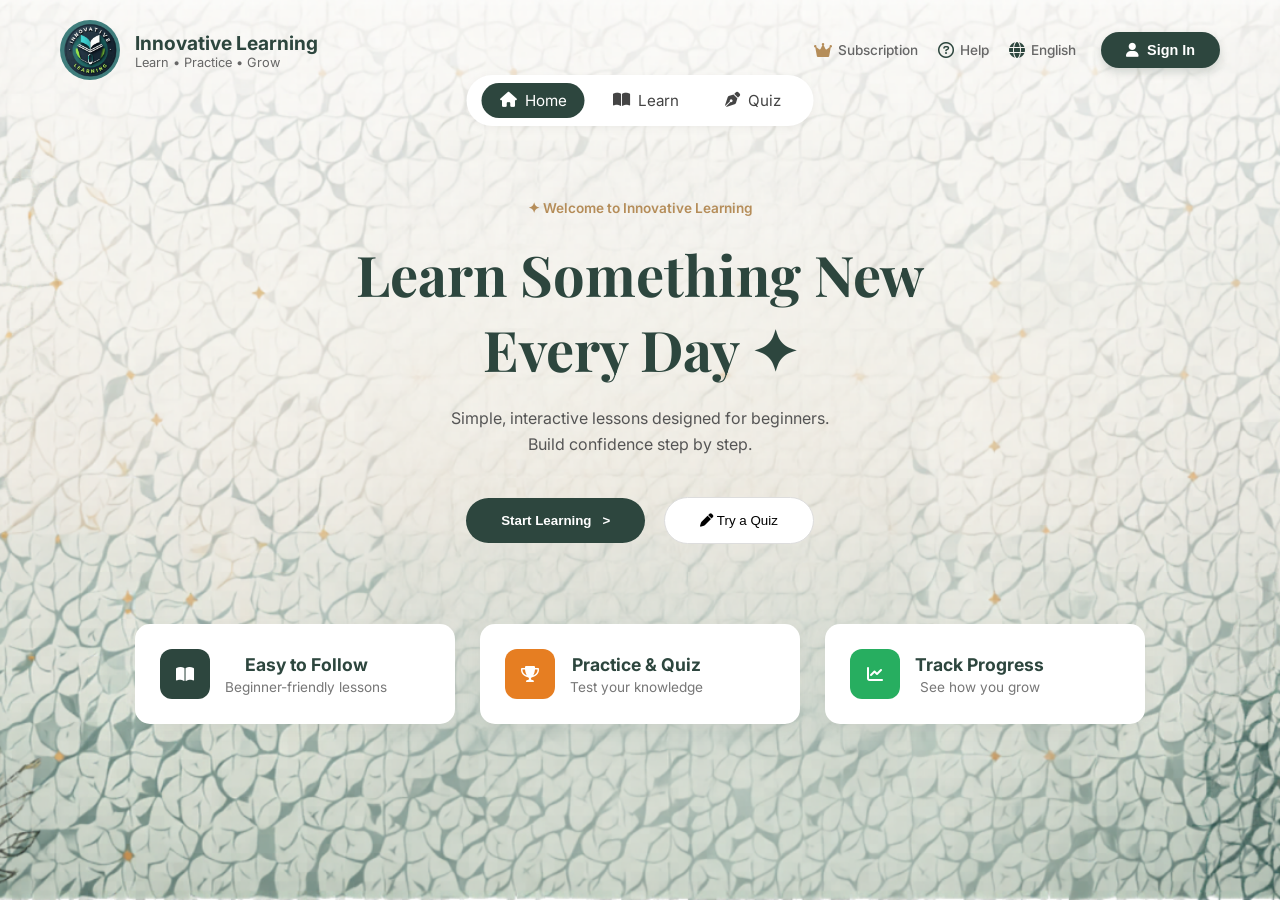
<file: innovative-learning/Code/Home.html>
<!DOCTYPE html>
    <html lang="en">
    <head>
        <meta charset="UTF-8">
        <meta name="viewport" content="width=device-width, initial-scale=1.0">
        <title>Innovative Learning - Home</title>
        <link rel="stylesheet" href="Design.css">
        <link rel="stylesheet" href="https://cdnjs.cloudflare.com/ajax/libs/font-awesome/6.0.0/css/all.min.css">
        <link href="https://fonts.googleapis.com/css2?family=Inter:wght@400;600&family=Playfair+Display:wght@700&display=swap" rel="stylesheet">
    </head>
    <body class="home-page">
        <header class="navbar">
            <div class="nav-container">
                <div class="brand">
                    <img src="../Pictures/Logo/Logo.png" alt="Logo" class="main-logo">
                    <div class="brand-text">
                        <span class="company-name">Innovative Learning</span>
                        <span class="tagline">Learn • Practice • Grow</span>
                    </div>
                </div>
                
                <nav class="central-nav">
                    <a href="Home.html" class="nav-item home-link">
                        <i class="fa-solid fa-house"></i> Home
                    </a>
                    <a href="Learn.html" class="nav-item learn-link">
                        <i class="fa-solid fa-book-open"></i> Learn
                    </a>
                    <a href="Quiz.html" class="nav-item quiz-link">
                        <i class="fa-solid fa-pen-nib"></i> Quiz
                    </a>
                </nav>

                <div class="user-actions">
                    <div class="secondary-actions">
                        <a href="javascript:void(0)" class="action-item" onclick="openModal('subModal')">
                            <i class="fa-solid fa-crown"></i> Subscription
                        </a>
                        
                        <a href="#" class="action-item">
                            <i class="fa-regular fa-circle-question"></i> Help
                        </a>

                        <a href="javascript:void(0)" class="action-item" onclick="openModal('langModal')">
                            <i class="fa-solid fa-globe"></i> <span id="currentLang">English</span>
                        </a>
                    </div>

                    <a href="Login.html" id="authLink" class="auth-wrapper">
                        <button class="btn-signin" id="authButton">
                            <i class="fa-solid fa-user"></i> Sign In
                        </button>
                    </a>
                </div>

            </div>
        </header>

        <div id="subModal" class="modal">
            <div class="modal-content">
                <span class="close-btn" onclick="closeModal('subModal')">&times;</span>
                <h3>Available Subscriptions</h3>
                <div class="sub-option"><h4>Student Plan</h4><p>₱149/month</p></div>
                <div class="sub-option" style="border: 2px solid #b58d59;"><h4>Pro Plan</h4><p>₱249/month</p></div>
            </div>
        </div>

        <div id="langModal" class="modal">
            <div class="modal-content">
                <span class="close-btn" onclick="closeModal('langModal')">&times;</span>
                <h3>Select Language</h3>
                <div class="sub-option" onclick="changeLang('English')">English</div>
                <div class="sub-option" onclick="changeLang('Tagalog')">Tagalog</div>
            </div>
        </div>

        <main class="hero-section">
            <div class="welcome-badge">✦ Welcome to Innovative Learning</div>
            <h1 class="hero-title">Learn Something New <br> Every Day ✦</h1>
            <p class="hero-subtitle">Simple, interactive lessons designed for beginners.<br>Build confidence step by step.</p>
            
            <div class="cta-group">

                <button class="btn-start" onclick="window.location.href='Learn.html'">
                    Start Learning &nbsp; &gt;
                </button>

                <button class="btn-quiz-outline" onclick="window.location.href='Quiz.html'">
                    <i class="fa-solid fa-pen"></i> Try a Quiz
                </button>

            </div>

            <section class="info-cards">
                
                <div class="info-card">
                    <div class="icon-circle dark"><i class="fa-solid fa-book-open"></i></div>
                    <div class="card-content">
                        <h4>Easy to Follow</h4>
                        <p>Beginner-friendly lessons</p>
                    </div>
                </div>

                <div class="info-card">
                    <div class="icon-circle orange"><i class="fa-solid fa-trophy"></i></div>
                    <div class="card-content">
                        <h4>Practice & Quiz</h4>
                        <p>Test your knowledge</p>
                    </div>
                </div>

                <div class="info-card">
                    <div class="icon-circle green">
                    <i class="fa-solid fa-chart-line"></i>
                </div>

                    <div class="card-content">
                        <h4>Track Progress</h4>
                        <p>See how you grow</p>
                    </div>
                </div>

            </section>
        </main>
        <script src="Security.js"></script>
    </body>
    </html>
</file>
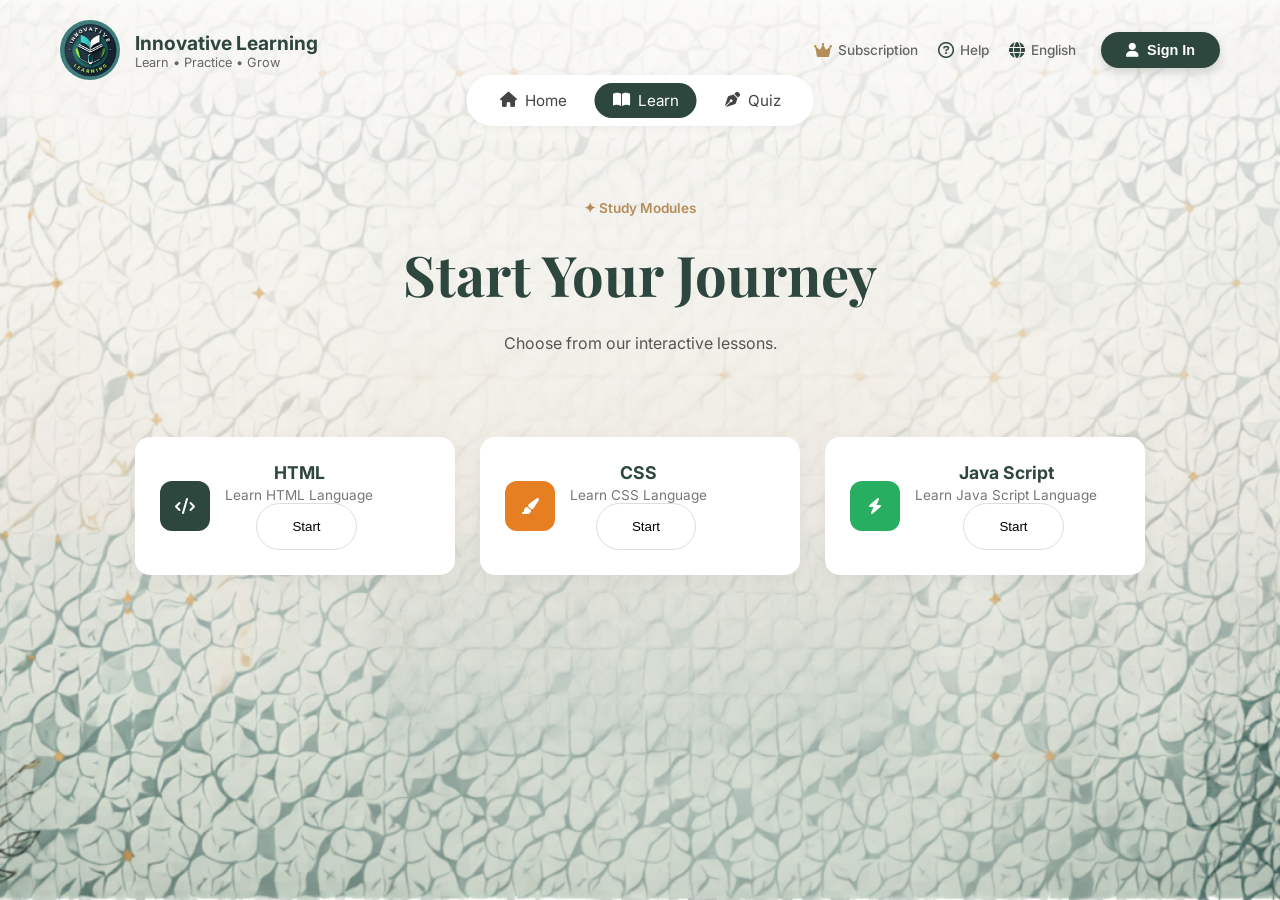
<file: innovative-learning/Code/Learn.html>
<!DOCTYPE html>
<html lang="en">
<head>
    <meta charset="UTF-8">
    <meta name="viewport" content="width=device-width, initial-scale=1.0">
    <title>Innovative Learning - Learn</title>
    <link rel="stylesheet" href="Design.css">
    <link rel="stylesheet" href="https://cdnjs.cloudflare.com/ajax/libs/font-awesome/6.0.0/css/all.min.css">
    <link href="https://fonts.googleapis.com/css2?family=Inter:wght@400;600&family=Playfair+Display:wght@700&display=swap" rel="stylesheet">
</head>
<body class="learn-page"> 
    <header class="navbar">
        <div class="nav-container">
            <div class="brand">
                <img src="../Pictures/Logo/Logo.png" alt="Logo" class="main-logo">
                <div class="brand-text">
                    <span class="company-name">Innovative Learning</span>
                    <span class="tagline">Learn • Practice • Grow</span>
                </div>
            </div>
            
            <nav class="central-nav">
                <a href="Home.html" class="nav-item home-link">
                    <i class="fa-solid fa-house"></i> Home
                </a>
                <a href="Learn.html" class="nav-item learn-link">
                    <i class="fa-solid fa-book-open"></i> Learn
                </a>
                <a href="Quiz.html" class="nav-item quiz-link">
                    <i class="fa-solid fa-pen-nib"></i> Quiz
                </a>
            </nav>

            <div class="user-actions">
                <div class="secondary-actions">
                    <a href="javascript:void(0)" class="action-item" onclick="openModal('subModal')">
                        <i class="fa-solid fa-crown"></i> Subscription
                    </a>
                    
                    <a href="#" class="action-item">
                        <i class="fa-regular fa-circle-question"></i> Help
                    </a>

                    <a href="javascript:void(0)" class="action-item" onclick="openModal('langModal')">
                        <i class="fa-solid fa-globe"></i> <span id="currentLang">English</span>
                    </a>
                </div>

                <a href="Login.html" id="authLink" class="auth-wrapper">
                    <button class="btn-signin" id="authButton">
                        <i class="fa-solid fa-user"></i> Sign In
                    </button>
                </a>
            </div>

        </div>
    </header>

    <div id="subModal" class="modal">
        <div class="modal-content">
            <span class="close-btn" onclick="closeModal('subModal')">&times;</span>
            <h3>Available Subscriptions</h3>
            <div class="sub-option"><h4>Student Plan</h4><p>₱149/month</p></div>
            <div class="sub-option" style="border: 2px solid #b58d59;"><h4>Pro Plan</h4><p>₱249/month</p></div>
        </div>
    </div>

    <div id="langModal" class="modal">
        <div class="modal-content">
            <span class="close-btn" onclick="closeModal('langModal')">&times;</span>
            <h3>Select Language</h3>
            <div class="sub-option" onclick="changeLang('English')">English</div>
            <div class="sub-option" onclick="changeLang('Tagalog')">Tagalog</div>
        </div>
    </div>

    <main class="hero-section">

        <div class="welcome-badge">✦ Study Modules</div>
        <h1 class="hero-title">Start Your Journey</h1>
        <p class="hero-subtitle">Choose from our interactive lessons.</p>

        <!-- LESSON CARDS -->
        <section class="info-cards">

            <div class="info-card">
                <div class="icon-circle dark">
                    <i class="fa-solid fa-code"></i>
                </div>
                <div class="card-content">
                    <h4>HTML</h4>
                    <p>Learn HTML Language</p>
                    <button class="btn-quiz-outline" onclick="startLesson('HTML')">Start</button>
                </div>
            </div>

            <div class="info-card">
                <div class="icon-circle orange">
                    <i class="fa-solid fa-paintbrush"></i>
                </div>
                <div class="card-content">
                    <h4>CSS</h4>
                    <p>Learn CSS Language</p>
                    <button class="btn-quiz-outline" onclick="startLesson('CSS')">Start</button>
                </div>
            </div>

            <div class="info-card">
                <div class="icon-circle green">
                    <i class="fa-solid fa-bolt"></i>
                </div>
                <div class="card-content">
                    <h4>Java Script</h4>
                    <p>Learn Java Script Language</p>
                    <button class="btn-quiz-outline" onclick="startLesson('JS')">Start</button>
                </div>
            </div>

        </section>
        <section id="lessonContent" class="info-card" style="margin: 50px auto; display:none;">
            
            <div class="card-content">
                <h3 id="lessonTitle">Lesson Title</h3>
                <p id="lessonText">Lesson content will appear here...</p>

                <br>

                <!-- NAVIGATION BUTTONS (DITO ILAGAY) -->
                <button class="btn-quiz-outline" onclick="prevLesson()">← Previous</button>
                <button class="btn-quiz-outline" onclick="nextLesson()">Next →</button>

                <br><br>

                <!-- COMPLETE BUTTON -->
                <button class="btn-start" onclick="completeLesson()">Mark as Complete</button>
            </div>

        </section>

    </main>
    <script src="Security.js"></script>
</body>
</html>
</file>
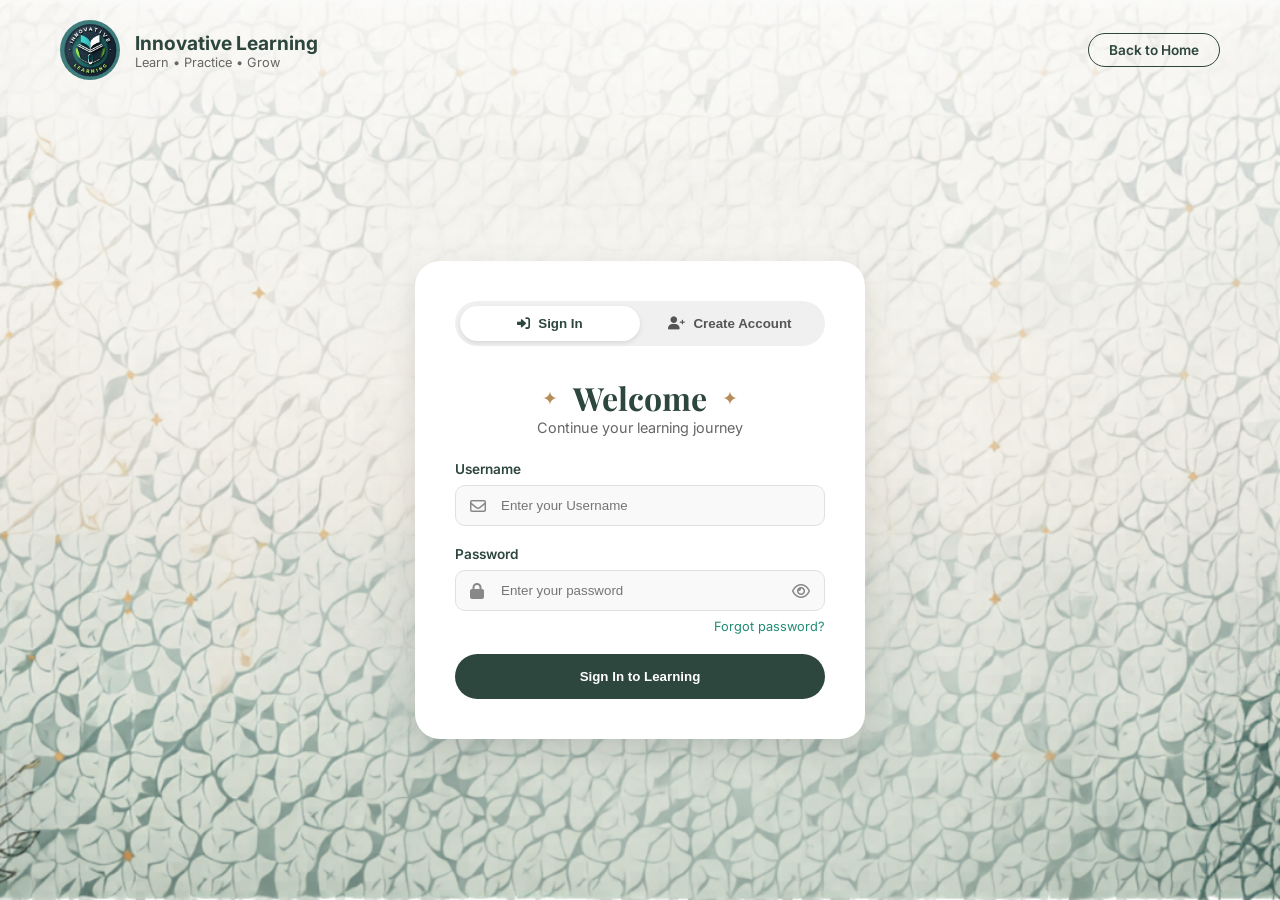
<file: innovative-learning/Code/Login.html>
<!DOCTYPE html>
<html lang="en">
<head>
    <meta charset="UTF-8">
    <meta name="viewport" content="width=device-width, initial-scale=1.0">
    <title>Innovative Learning - Auth</title>
    <link rel="stylesheet" href="Design.css">
    <link rel="stylesheet" href="https://cdnjs.cloudflare.com/ajax/libs/font-awesome/6.0.0/css/all.min.css">
    <link href="https://fonts.googleapis.com/css2?family=Inter:wght@400;600&family=Playfair+Display:wght@700&display=swap" rel="stylesheet">
</head>
<body class="login-page">
    <header class="navbar">
        <div class="nav-container">
            <div class="brand">
                <img src="../Pictures/Logo/Logo.png" alt="Logo" class="main-logo">
                <div class="brand-text">
                    <span class="company-name">Innovative Learning</span>
                    <span class="tagline">Learn • Practice • Grow</span>
                </div>
            </div>
            <div class="user-actions">
                <a href="Home.html" class="btn-back">Back to Home</a>
            </div>
        </div>
    </header>

    <main class="login-container">
        <div class="login-card">
            <div class="auth-toggle">
                <button id="loginToggle" class="toggle-btn active" onclick="showAuth('login')">
                    <i class="fa-solid fa-right-to-bracket"></i> Sign In
                </button>
                <button id="registerToggle" class="toggle-btn" onclick="showAuth('register')">
                    <i class="fa-solid fa-user-plus"></i> Create Account
                </button>
            </div>

            <div id="loginSection">
                <div class="card-header">
                    <span class="sparkle-icon">✦</span>
                    <h2 class="welcome-text">Welcome</h2>
                    <span class="sparkle-icon">✦</span>
                </div>
                <p class="login-subtitle">Continue your learning journey</p>

                <form class="auth-form">
                    <div class="input-group">
                        <label>Username</label>
                        <div class="input-wrapper">
                            <i class="fa-regular fa-envelope"></i>
                            <input type="text" id="username" placeholder="Enter your Username">
                        </div>
                    </div>
                    <div class="input-group">
                        <label>Password</label>
                        <div class="input-wrapper">
                            <i class="fa-solid fa-lock"></i>
                            <input type="password" id="password" class="password-input" placeholder="Enter your password">
                            <i class="fa-regular fa-eye toggle-password"></i>
                        </div>
                        <a href="#" class="forgot-link">Forgot password?</a>
                    </div>
                    <button type="button" class="btn-submit-main" onclick="handleLogin()">Sign In to Learning</button>
                </form>
            </div>

            <div id="registerSection" style="display: none;">
                <div class="card-header">
                    <span class="sparkle-icon">✦</span>
                    <h2 class="welcome-text">Create Your Account</h2>
                    <span class="sparkle-icon">✦</span>
                </div>
                <p class="login-subtitle">Start your learning journey today</p>

                <form class="auth-form">

                <div class="name-row">
                    <div class="input-wrapper">
                        <i class="fa-solid fa-user"></i>
                        <input type="text" id="regFirstName" placeholder="First Name" required>
                    </div>

                    <div class="input-wrapper">
                        <i class="fa-solid fa-user"></i>
                        <input type="text" id="regLastName" placeholder="Last Name" required>
                    </div>
                </div>

                    <div class="input-group">
                        <div class="input-wrapper">
                            <i class="fa-solid fa-user"></i>
                            <input type="text" id="regUsername" placeholder="Username">
                        </div>
                    </div>

                    <div class="input-group">
                        <div class="input-wrapper">
                            <i class="fa-solid fa-lock"></i>
                            <input type="password" id="regPassword" class="password-input" placeholder="Create password">
                            <i class="fa-regular fa-eye toggle-password"></i>
                        </div>
                    </div>

                    <div class="input-group">
                        <div class="input-wrapper">
                            <i class="fa-solid fa-lock"></i>
                            <input type="password" id="confirmPassword" class="password-input" placeholder="Re-enter your password">
                            <i class="fa-regular fa-eye toggle-password"></i>
                        </div>
                    </div>
                    
                    <div class="terms-container">
                        <input type="checkbox" id="termsCheck">
                        <label for="termsCheck">
                            I agree to the 
                            <a href="javascript:void(0)" onclick="openLegal('Terms.json')">Terms of Service</a> 
                            and 
                            <a href="javascript:void(0)" onclick="openLegal('Privacy.json')">Privacy Policy</a>
                        </label>
                    </div>

                    <button type="button" class="btn-submit-main" onclick="handleRegister()">
                        Create Account >
                    </button>

                </form>
            </div>
        </div>
    </main>

    <script src="Security.js"></script>
    <script>
        function showAuth(type) {
            const loginSec = document.getElementById('loginSection');
            const regSec = document.getElementById('registerSection');
            const loginBtn = document.getElementById('loginToggle');
            const regBtn = document.getElementById('registerToggle');

            if (type === 'login') {
                loginSec.style.display = 'block';
                regSec.style.display = 'none';
                loginBtn.classList.add('active');
                regBtn.classList.remove('active');
            } else {
                loginSec.style.display = 'none';
                regSec.style.display = 'block';
                loginBtn.classList.remove('active');
                regBtn.classList.add('active');
            }
        }
    </script>

    <div id="legalModal" class="modal">
        <div class="modal-content">
            <span class="close-btn" onclick="closeLegalModal()">&times;</span>
            <h3 id="modalTitle"></h3>
            <p id="modalText"></p>
        </div>
    </div>

</body>
</html>
</file>
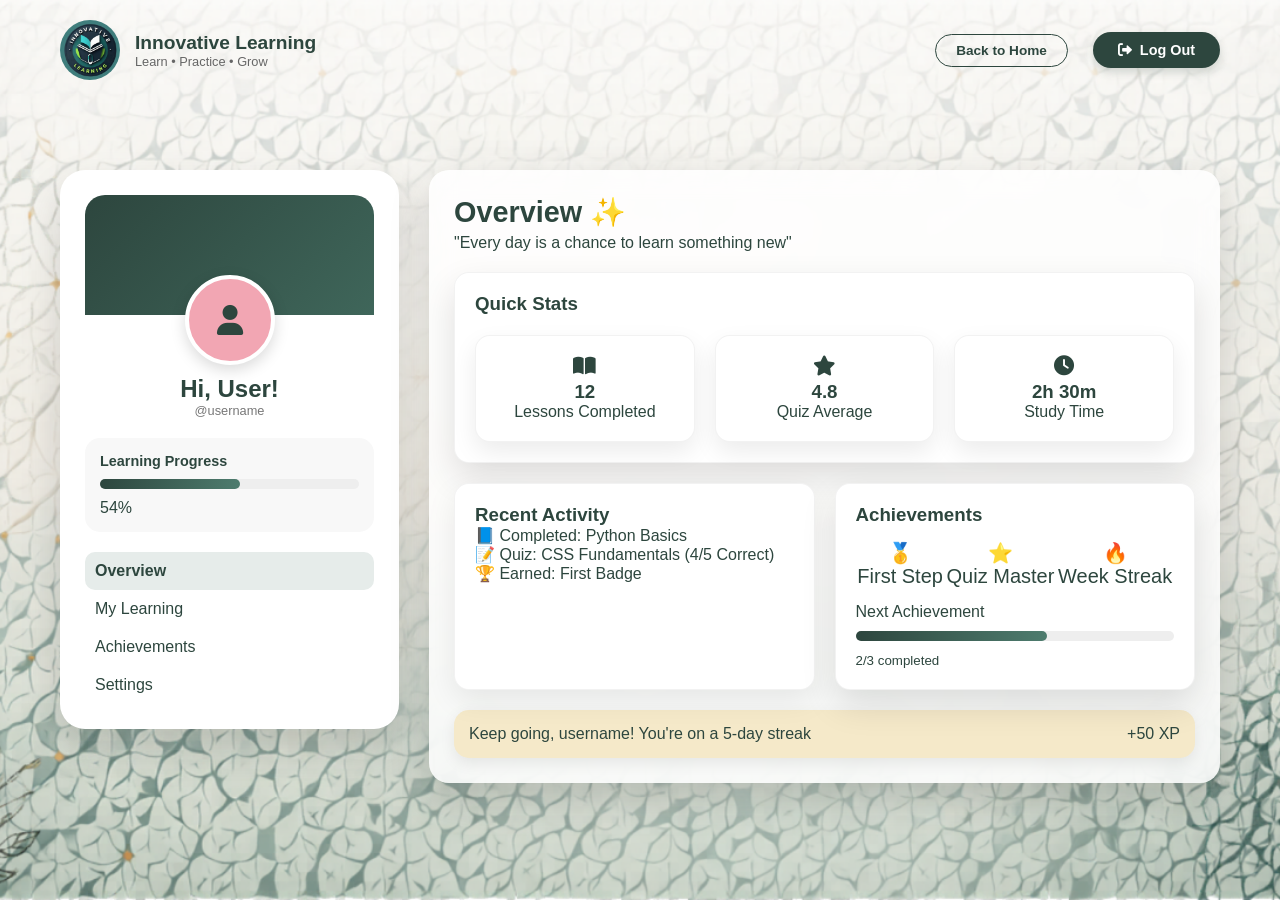
<file: innovative-learning/Code/Profile.html>
<!DOCTYPE html>
<html lang="en">
<head>
    <meta charset="UTF-8">
    <meta name="viewport" content="width=device-width, initial-scale=1.0">
    <title>Innovative Learning - Profile</title>

    <!-- Existing CSS -->
    <link rel="stylesheet" href="Design.css">

    <!-- Icons -->
    <link rel="stylesheet" href="https://cdnjs.cloudflare.com/ajax/libs/font-awesome/6.0.0/css/all.min.css">
</head>

<body class="profile-page">

    <!-- NAVBAR (SAME SYSTEM) -->
    <header class="navbar">
        <div class="nav-container">

            <div class="brand">
                <img src="../Pictures/Logo/Logo.png" alt="Logo" class="main-logo">
                <div class="brand-text">
                    <span class="company-name">Innovative Learning</span>
                    <span class="tagline">Learn • Practice • Grow</span>
                </div>
            </div>

            <div class="user-actions">
                <a href="Home.html" class="btn-back">Back to Home</a>

                <button class="btn-signin" onclick="logout()">
                    <i class="fa-solid fa-right-from-bracket"></i> Log Out
                </button>
            </div>

        </div>
    </header>

    <!-- PROFILE DASHBOARD -->
    <main class="profile-container">

        <!-- LEFT PANEL -->
        <div class="profile-left">

            <div class="profile-card">

                <div class="profile-header"></div>

                <div class="profile-avatar">
                    <i class="fa-solid fa-user"></i>
                </div>

                <h2 id="usernameDisplay">Hi, User!</h2>
                <p class="username-sub">@username</p>

                <!-- PROGRESS -->
                <div class="progress-box">
                    <p><strong>Learning Progress</strong></p>

                    <div class="progress-bar">
                        <div class="progress-fill" id="progressFill"></div>
                    </div>

                    <span id="progressText">54%</span>
                </div>

                <!-- MENU -->
                <div class="profile-menu" style="margin-top:20px;">
                    <p>Overview</p>
                    <p>My Learning</p>
                    <p>Achievements</p>
                    <p onclick="openSettingsModal()">Settings</p>
                </div>
            </div>
        </div>

        <!-- RIGHT PANEL -->
        <div class="profile-right">

            <div class="overview-card">

                <!-- HEADER -->
                <div class="overview-header">
                    <h2>Overview ✨</h2>
                    <p>"Every day is a chance to learn something new"</p>
                </div>

                <!-- QUICK STATS BOX -->
                <div class="quick-stats-box">

                    <h3>Quick Stats</h3>

                    <div class="stats-container">

                        <div class="stat-box">
                            <i class="fa-solid fa-book-open"></i>
                            <h3>12</h3>
                            <p>Lessons Completed</p>
                        </div>

                        <div class="stat-box">
                            <i class="fa-solid fa-star"></i>
                            <h3>4.8</h3>
                            <p>Quiz Average</p>
                        </div>

                        <div class="stat-box">
                            <i class="fa-solid fa-clock"></i>
                            <h3>2h 30m</h3>
                            <p>Study Time</p>
                        </div>

                    </div>

                </div>

                <!-- GRID SECTION -->
                <div class="dashboard-grid">

                    <!-- ACTIVITY -->
                    <div class="activity-box">
                        <h3>Recent Activity</h3>
                        <p>📘 Completed: Python Basics</p>
                        <p>📝 Quiz: CSS Fundamentals (4/5 Correct)</p>
                        <p>🏆 Earned: First Badge</p>
                    </div>

                    <!-- ACHIEVEMENTS -->
                    <div class="achievement-box">
                        <h3>Achievements</h3>

                        <div class="badges">
                            <div class="badge">🥇<p>First Step</p></div>
                            <div class="badge">⭐<p>Quiz Master</p></div>
                            <div class="badge">🔥<p>Week Streak</p></div>
                        </div>

                        <div class="next-achievement">
                            <p>Next Achievement</p>
                            <div class="progress-bar">
                                <div class="progress-fill" style="width: 60%"></div>
                            </div>
                            <small>2/3 completed</small>
                        </div>
                    </div>

                </div>

                <!-- XP BOX -->
                <div class="xp-box">
                    <p>Keep going, username! You're on a 5-day streak</p>
                    <span>+50 XP</span>
                </div>

            </div>

        </div>

    </main>

    <!-- JS -->
    <script src="Security.js"></script>

    <script>
        const user = JSON.parse(localStorage.getItem("currentUser"));

        if (user) {

            // FULL NAME
            document.getElementById("usernameDisplay").innerText =
                "Hi, " + user.firstName + " " + user.lastName + "!";

            // USERNAME
            document.querySelector(".username-sub").innerText =
                "@" + user.username;

            // XP MESSAGE (optional pero solid)
            document.querySelector(".xp-box p").innerText =
                "Keep going, " + user.username + "! You're on a 5-day streak";
        }
    </script>

    <div id="settingsModal" class="modal">
        <div class="modal-content">

            <span class="close-btn" onclick="closeSettingsModal()">&times;</span>

            <h2>Profile Settings</h2>

            <div class="input-group">
                <label>First Name</label>
                <input type="text" id="settingsFirstName">
            </div>

            <div class="input-group">
                <label>Last Name</label>
                <input type="text" id="settingsLastName">
            </div>

            <div class="input-group">
                <label>Username</label>
                <input type="text" id="settingsUsername">
            </div>

            <div class="input-group">
                <label>New Password</label>
                <input type="password" id="settingsPassword">
            </div>

            <button class="btn-submit-main" onclick="saveSettingsChanges()">
                Save Changes
            </button>

            <button class="btn-quiz-outline" onclick="logout()" style="margin-top:10px;">
                Log Out
            </button>

        </div>
    </div>

</body>
</html>
</file>
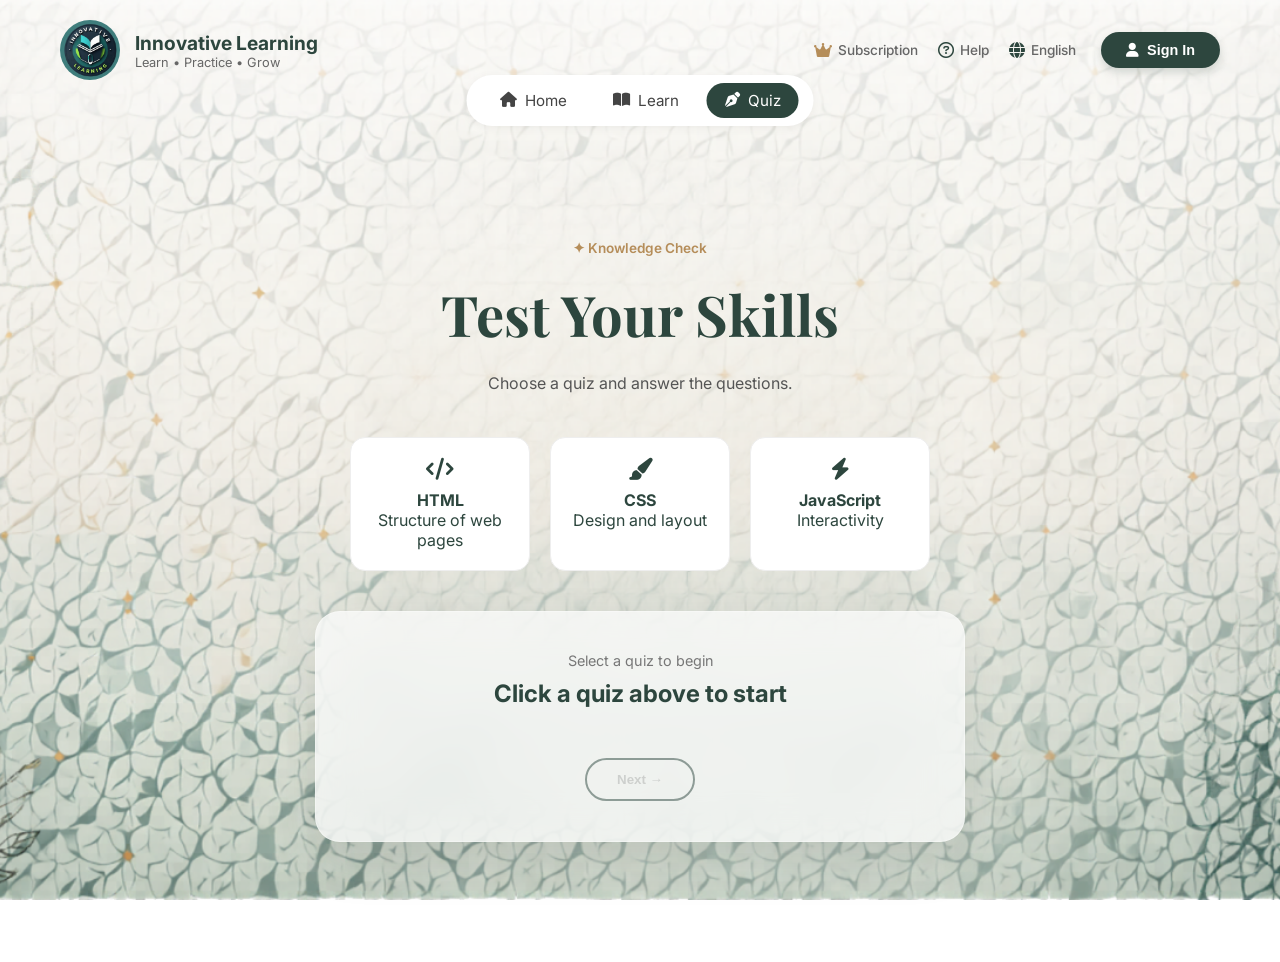
<file: innovative-learning/Code/Quiz.html>
<!DOCTYPE html>
<html lang="en">
<head>
    <meta charset="UTF-8">
    <meta name="viewport" content="width=device-width, initial-scale=1.0">
    <title>Innovative Learning - Quiz</title>

    <link rel="stylesheet" href="Design.css">
    <link rel="stylesheet" href="https://cdnjs.cloudflare.com/ajax/libs/font-awesome/6.0.0/css/all.min.css">

    <link href="https://fonts.googleapis.com/css2?family=Inter:wght@400;600&family=Playfair+Display:wght@700&display=swap" rel="stylesheet">
</head>

<body class="quiz-page"> 

    <!-- NAVBAR -->
    <header class="navbar">
        <div class="nav-container">

            <div class="brand">
                <img src="../Pictures/Logo/Logo.png" alt="Logo" class="main-logo">
                <div class="brand-text">
                    <span class="company-name">Innovative Learning</span>
                    <span class="tagline">Learn • Practice • Grow</span>
                </div>
            </div>
            
            <nav class="central-nav">
                <a href="Home.html" class="nav-item home-link">
                    <i class="fa-solid fa-house"></i> Home
                </a>
                <a href="Learn.html" class="nav-item learn-link">
                    <i class="fa-solid fa-book-open"></i> Learn
                </a>
                <a href="Quiz.html" class="nav-item quiz-link">
                    <i class="fa-solid fa-pen-nib"></i> Quiz
                </a>
            </nav>

            <div class="user-actions">
                <div class="secondary-actions">
                    <a href="javascript:void(0)" class="action-item" onclick="openModal('subModal')">
                        <i class="fa-solid fa-crown"></i> Subscription
                    </a>

                    <a href="#" class="action-item">
                        <i class="fa-regular fa-circle-question"></i> Help
                    </a>

                    <a href="javascript:void(0)" class="action-item" onclick="openModal('langModal')">
                        <i class="fa-solid fa-globe"></i> <span id="currentLang">English</span>
                    </a>
                </div>

                <a href="Login.html" id="authLink" class="auth-wrapper">
                    <button class="btn-signin" id="authButton">
                        <i class="fa-solid fa-user"></i> Sign In
                    </button>
                </a>
            </div>

        </div>
    </header>

    <!-- MODALS -->
    <div id="subModal" class="modal">
        <div class="modal-content">
            <span class="close-btn" onclick="closeModal('subModal')">&times;</span>
            <h3>Available Subscriptions</h3>
            <div class="sub-option"><h4>Student Plan</h4><p>₱149/month</p></div>
            <div class="sub-option" style="border: 2px solid #b58d59;"><h4>Pro Plan</h4><p>₱249/month</p></div>
        </div>
    </div>

    <div id="langModal" class="modal">
        <div class="modal-content">
            <span class="close-btn" onclick="closeModal('langModal')">&times;</span>
            <h3>Select Language</h3>
            <div class="sub-option" onclick="changeLang('English')">English</div>
            <div class="sub-option" onclick="changeLang('Tagalog')">Tagalog</div>
        </div>
    </div>

    <!-- MAIN -->
    <main class="hero-section">

        <div class="welcome-badge">✦ Knowledge Check</div>
        <h1 class="hero-title">Test Your Skills</h1>
        <p class="hero-subtitle">Choose a quiz and answer the questions.</p>

        <!-- QUIZ SELECTOR -->
        <div class="quiz-selector">

            <div class="quiz-option" onclick="selectQuiz(this, 'HTML')">
                <i class="fa-solid fa-code"></i>
                <h4>HTML</h4>
                <p>Structure of web pages</p>
            </div>

            <div class="quiz-option" onclick="selectQuiz(this, 'CSS')">
                <i class="fa-solid fa-paintbrush"></i>
                <h4>CSS</h4>
                <p>Design and layout</p>
            </div>

            <div class="quiz-option" onclick="selectQuiz(this, 'JS')">
                <i class="fa-solid fa-bolt"></i>
                <h4>JavaScript</h4>
                <p>Interactivity</p>
            </div>

        </div>

        <!-- QUIZ CARD -->
        <div class="quiz-card">

            <div class="quiz-progress" id="quizProgress">
                Select a quiz to begin
            </div>

            <h2 id="quizQuestion">
                Click a quiz above to start
            </h2>

            <div id="quizChoices"></div>

            <!-- 🔥 IMPORTANT: ID MUST MATCH JS -->
            <button class="btn-next" id="nextBtn" onclick="nextQuestion()" disabled>
                Next →
            </button>

        </div>

    </main>

    <!-- 🔥 IMPORTANT: LOAD AFTER HTML -->
    <script src="Security.js"></script>

</body>
</html>
</file>
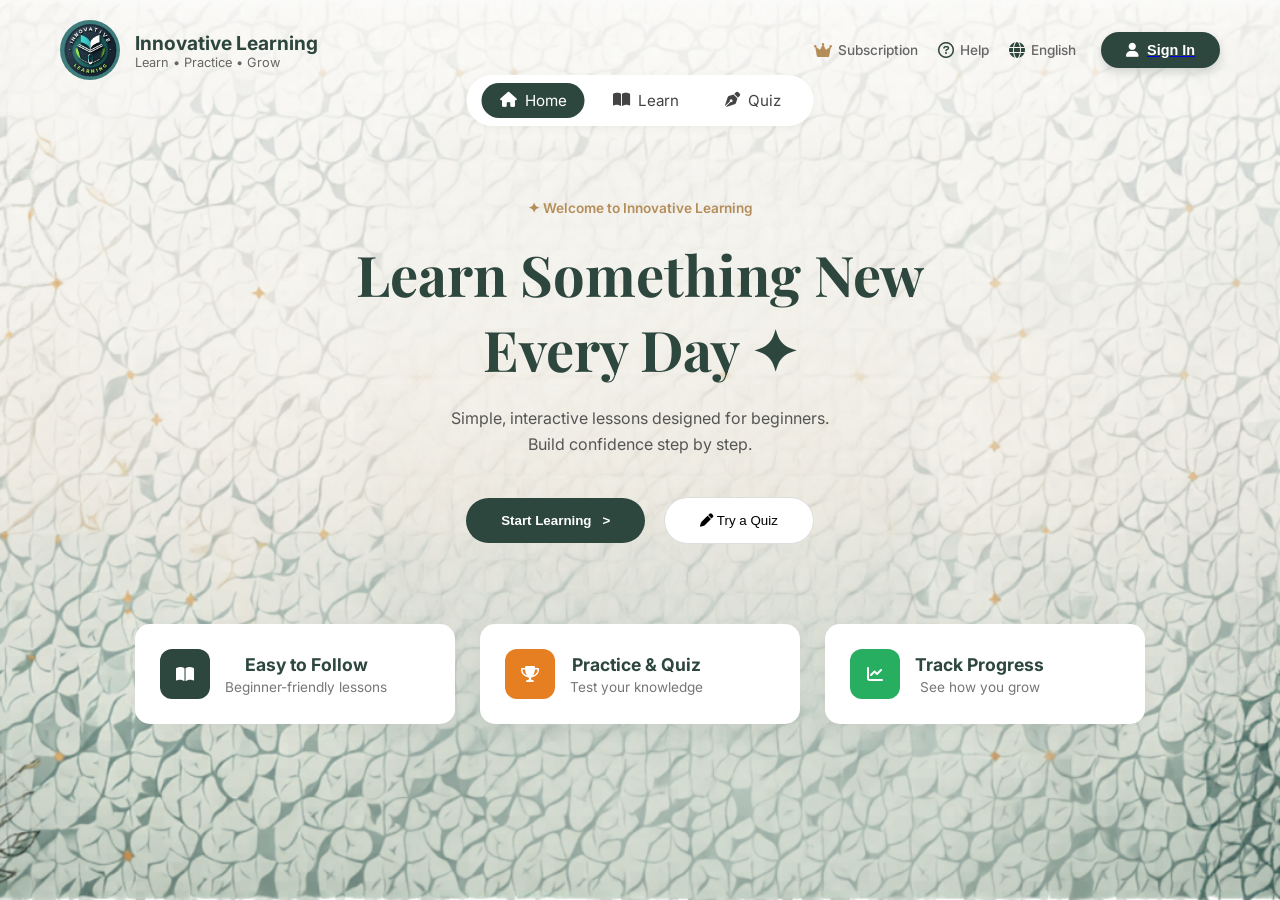
<file: innovative-learning/Pages/Home.html>
<!DOCTYPE html>
    <html lang="en">
    <head>
        <meta charset="UTF-8">
        <meta name="viewport" content="width=device-width, initial-scale=1.0">
        <title>Innovative Learning - Home</title>
        <link rel="stylesheet" href="../CSS/Design.css">
        <link rel="stylesheet" href="https://cdnjs.cloudflare.com/ajax/libs/font-awesome/6.0.0/css/all.min.css">
        <link href="https://fonts.googleapis.com/css2?family=Inter:wght@400;600&family=Playfair+Display:wght@700&display=swap" rel="stylesheet">
    </head>
    <body class="home-page">
        <header class="navbar">
            <div class="nav-container">
                <div class="brand">
                    <img src="../Pictures/Logo/Logo.png" alt="Logo" class="main-logo">
                    <div class="brand-text">
                        <span class="company-name">Innovative Learning</span>
                        <span class="tagline">Learn • Practice • Grow</span>
                    </div>
                </div>
                
                <nav class="central-nav">
                    <a href="Home.html" class="nav-item home-link">
                        <i class="fa-solid fa-house"></i> Home
                    </a>
                    <a href="Learn.html" class="nav-item learn-link">
                        <i class="fa-solid fa-book-open"></i> Learn
                    </a>
                    <a href="Quiz.html" class="nav-item quiz-link">
                        <i class="fa-solid fa-pen-nib"></i> Quiz
                    </a>
                </nav>

                <div class="user-actions">
                    <div class="secondary-actions">
                        <a href="javascript:void(0)" class="action-item" onclick="openModal('subModal')">
                            <i class="fa-solid fa-crown"></i> Subscription
                        </a>
                        
                        <a href="#" class="action-item">
                            <i class="fa-regular fa-circle-question"></i> Help
                        </a>

                        <a href="javascript:void(0)" class="action-item" onclick="openModal('langModal')">
                            <i class="fa-solid fa-globe"></i> <span id="currentLang">English</span>
                        </a>
                    </div>

                    <div id="authLink"></div>
                </div>

            </div>
        </header>

        <div id="subModal" class="modal">
            <div class="modal-content">
                <span class="close-btn" onclick="closeModal('subModal')">&times;</span>
                <h3>Available Subscriptions</h3>
                <div class="sub-option"><h4>Student Plan</h4><p>₱149/month</p></div>
                <div class="sub-option" style="border: 2px solid #b58d59;"><h4>Pro Plan</h4><p>₱249/month</p></div>
            </div>
        </div>

        <div id="langModal" class="modal">
            <div class="modal-content">
                <span class="close-btn" onclick="closeModal('langModal')">&times;</span>
                <h3>Select Language</h3>
                <div class="sub-option" onclick="changeLang('English')">English</div>
                <div class="sub-option" onclick="changeLang('Tagalog')">Tagalog</div>
            </div>
        </div>

        <main class="hero-section">
            <div class="welcome-badge">✦ Welcome to Innovative Learning</div>
            <h1 class="hero-title">Learn Something New <br> Every Day ✦</h1>
            <p class="hero-subtitle">Simple, interactive lessons designed for beginners.<br>Build confidence step by step.</p>
            
            <div class="cta-group">

                <button class="btn-start" onclick="window.location.href='Learn.html'">
                    Start Learning &nbsp; &gt;
                </button>

                <button class="btn-quiz-outline" onclick="window.location.href='Quiz.html'">
                    <i class="fa-solid fa-pen"></i> Try a Quiz
                </button>

            </div>

            <section class="info-cards">
                
                <div class="info-card">
                    <div class="icon-circle dark"><i class="fa-solid fa-book-open"></i></div>
                    <div class="card-content">
                        <h4>Easy to Follow</h4>
                        <p>Beginner-friendly lessons</p>
                    </div>
                </div>

                <div class="info-card">
                    <div class="icon-circle orange"><i class="fa-solid fa-trophy"></i></div>
                    <div class="card-content">
                        <h4>Practice & Quiz</h4>
                        <p>Test your knowledge</p>
                    </div>
                </div>

                <div class="info-card">
                    <div class="icon-circle green">
                    <i class="fa-solid fa-chart-line"></i>
                </div>

                    <div class="card-content">
                        <h4>Track Progress</h4>
                        <p>See how you grow</p>
                    </div>
                </div>

            </section>
        </main>
        <script src="../JavaScript/Security.js"></script>
    </body>
    </html>
</file>
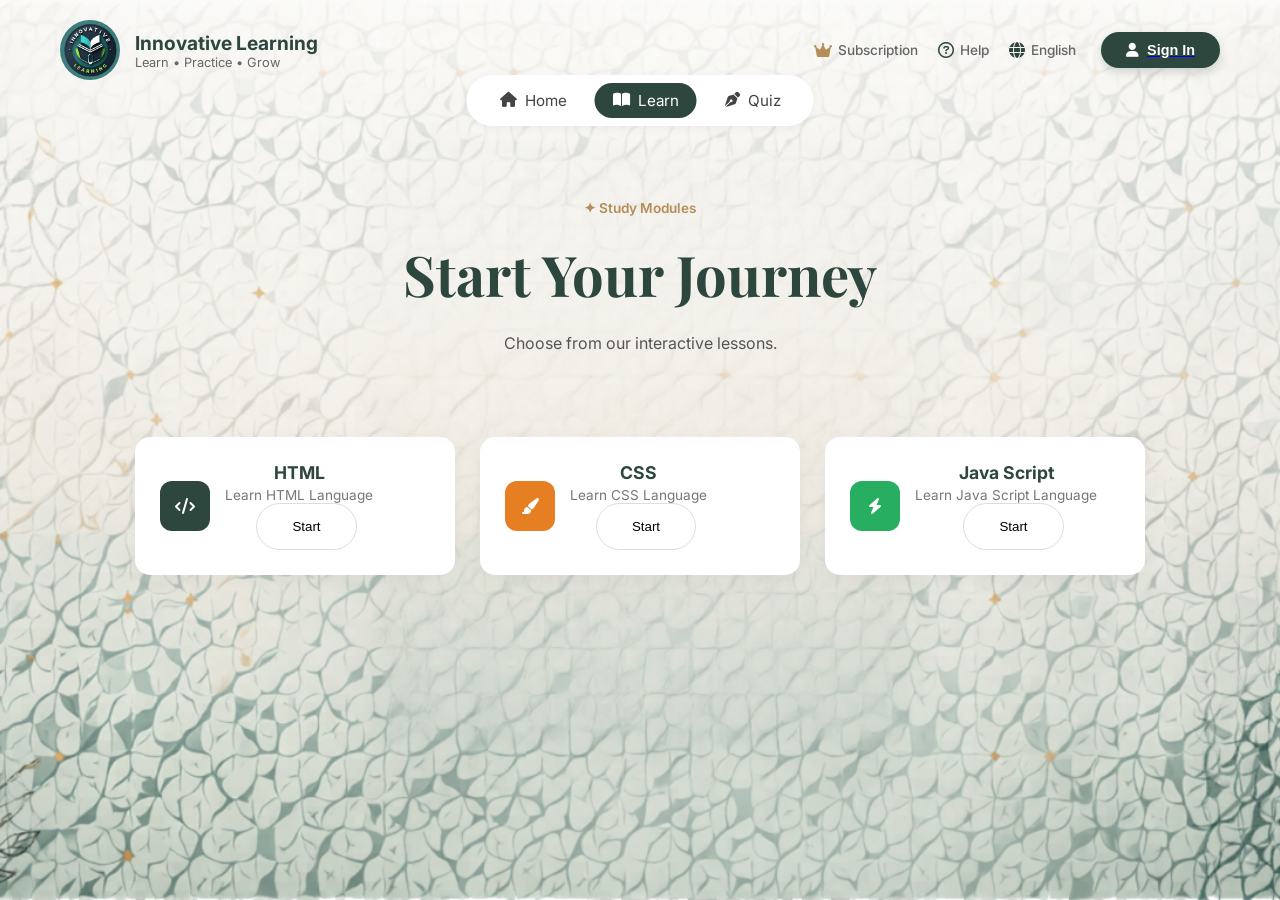
<file: innovative-learning/Pages/Learn.html>
<!DOCTYPE html>
    <html lang="en">
    <head>
        <meta charset="UTF-8">
        <meta name="viewport" content="width=device-width, initial-scale=1.0">
        <title>Innovative Learning - Learn</title>
        <link rel="stylesheet" href="../CSS/Design.css">
        <link rel="stylesheet" href="https://cdnjs.cloudflare.com/ajax/libs/font-awesome/6.0.0/css/all.min.css">
        <link href="https://fonts.googleapis.com/css2?family=Inter:wght@400;600&family=Playfair+Display:wght@700&display=swap" rel="stylesheet">
    </head>
    <body class="learn-page"> 
        <header class="navbar">
            <div class="nav-container">
                <div class="brand">
                    <img src="../Pictures/Logo/Logo.png" alt="Logo" class="main-logo">
                    <div class="brand-text">
                        <span class="company-name">Innovative Learning</span>
                        <span class="tagline">Learn • Practice • Grow</span>
                    </div>
                </div>
                
                <nav class="central-nav">
                    <a href="Home.html" class="nav-item home-link">
                        <i class="fa-solid fa-house"></i> Home
                    </a>
                    <a href="Learn.html" class="nav-item learn-link">
                        <i class="fa-solid fa-book-open"></i> Learn
                    </a>
                    <a href="Quiz.html" class="nav-item quiz-link">
                        <i class="fa-solid fa-pen-nib"></i> Quiz
                    </a>
                </nav>

                <div class="user-actions">
                    <div class="secondary-actions">
                        <a href="javascript:void(0)" class="action-item" onclick="openModal('subModal')">
                            <i class="fa-solid fa-crown"></i> Subscription
                        </a>
                        
                        <a href="#" class="action-item">
                            <i class="fa-regular fa-circle-question"></i> Help
                        </a>

                        <a href="javascript:void(0)" class="action-item" onclick="openModal('langModal')">
                            <i class="fa-solid fa-globe"></i> <span id="currentLang">English</span>
                        </a>
                    </div>
                        <div id="authLink"></div>
                </div>

            </div>
        </header>

        <div id="subModal" class="modal">
            <div class="modal-content">
                <span class="close-btn" onclick="closeModal('subModal')">&times;</span>
                <h3>Available Subscriptions</h3>
                <div class="sub-option"><h4>Student Plan</h4><p>₱149/month</p></div>
                <div class="sub-option" style="border: 2px solid #b58d59;"><h4>Pro Plan</h4><p>₱249/month</p></div>
            </div>
        </div>

        <div id="langModal" class="modal">
            <div class="modal-content">
                <span class="close-btn" onclick="closeModal('langModal')">&times;</span>
                <h3>Select Language</h3>
                <div class="sub-option" onclick="changeLang('English')">English</div>
                <div class="sub-option" onclick="changeLang('Tagalog')">Tagalog</div>
            </div>
        </div>

        <main class="hero-section">

            <div class="welcome-badge">✦ Study Modules</div>
            <h1 class="hero-title">Start Your Journey</h1>
            <p class="hero-subtitle">Choose from our interactive lessons.</p>

            <!-- LESSON CARDS -->
            <section class="info-cards">

                <div class="info-card">
                    <div class="icon-circle dark">
                        <i class="fa-solid fa-code"></i>
                    </div>
                    <div class="card-content">
                        <h4>HTML</h4>
                        <p>Learn HTML Language</p>
                        <button class="btn-quiz-outline" onclick="startLesson('HTML')">Start</button>
                    </div>
                </div>

                <div class="info-card">
                    <div class="icon-circle orange">
                        <i class="fa-solid fa-paintbrush"></i>
                    </div>
                    <div class="card-content">
                        <h4>CSS</h4>
                        <p>Learn CSS Language</p>
                        <button class="btn-quiz-outline" onclick="startLesson('CSS')">Start</button>
                    </div>
                </div>

                <div class="info-card">
                    <div class="icon-circle green">
                        <i class="fa-solid fa-bolt"></i>
                    </div>
                    <div class="card-content">
                        <h4>Java Script</h4>
                        <p>Learn Java Script Language</p>
                        <button class="btn-quiz-outline" onclick="startLesson('JS')">Start</button>
                    </div>
                </div>

            </section>
                
                <div class="learn-layout-container">

            <!-- LEFT SIDE -->
            <section
                id="lessonList"
                class="learn-sidebar-panel"
                style="display:none;">

                <h3 id="courseTitle">
                    Course Lessons
                </h3>

                <div id="lessonButtons"></div>
            </section>

            <!-- RIGHT SIDE -->
            <section
                id="lessonContent"
                class="learn-viewer-panel"
                style="display:none;">

                <div class="learn-viewer-content">
                    <h2 id="lessonTitle"></h2>
                    <div id="lessonDescription"></div>
                    <br>
                    <h3>Code Example</h3>
                    <pre id="lessonCode"></pre>
                    <br>
                    <h3>Output</h3>
                    <div id="lessonOutput"></div>
                    <br>

                    <div class="lesson-actions">
                        
                        <button
                            id="nextLessonBtn"
                            type="button"
                            class="btn-next">
                            Next Lesson →
                        </button>
                    </div>
                </div>
            </section>
        </div>
        </main>
        <script src="../JavaScript/Security.js"></script>
    </body>
    </html>
</file>
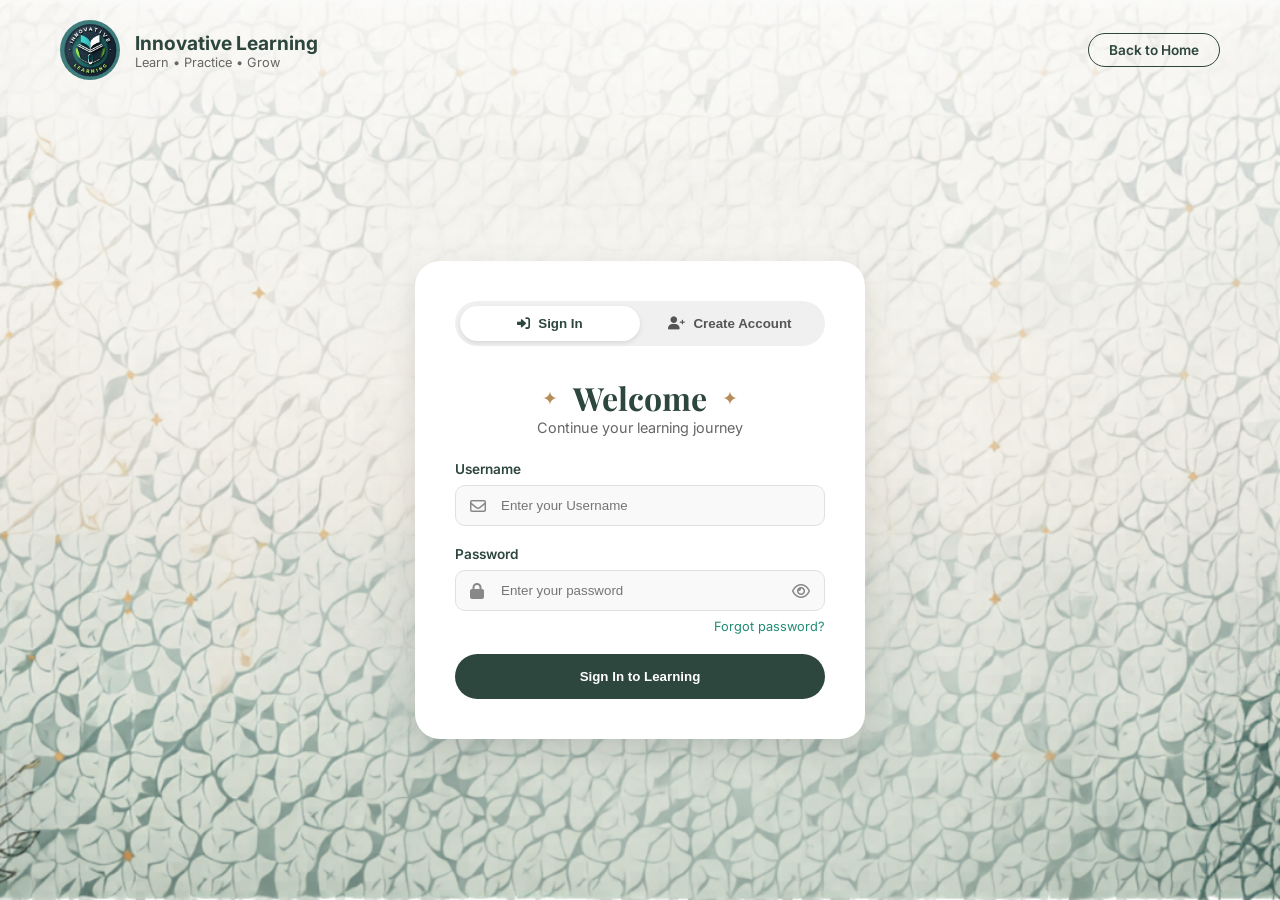
<file: innovative-learning/Pages/Login.html>
<!DOCTYPE html>
<html lang="en">
<head>
    <meta charset="UTF-8">
    <meta name="viewport" content="width=device-width, initial-scale=1.0">
    <title>Innovative Learning - Auth</title>
    <link rel="stylesheet" href="../CSS/Design.css">
    <link rel="stylesheet" href="https://cdnjs.cloudflare.com/ajax/libs/font-awesome/6.0.0/css/all.min.css">
    <link href="https://fonts.googleapis.com/css2?family=Inter:wght@400;600&family=Playfair+Display:wght@700&display=swap" rel="stylesheet">
</head>
<body class="login-page">
    <header class="navbar">
        <div class="nav-container">
            <div class="brand">
                <img src="../Pictures/Logo/Logo.png" alt="Logo" class="main-logo">
                <div class="brand-text">
                    <span class="company-name">Innovative Learning</span>
                    <span class="tagline">Learn • Practice • Grow</span>
                </div>
            </div>
            <div class="user-actions">
                <a href="Home.html" class="btn-back">Back to Home</a>
            </div>
        </div>
    </header>

    <main class="login-container">
        <div class="login-card">
            <div class="auth-toggle">
                <button id="loginToggle" class="toggle-btn active" onclick="showAuth('login')">
                    <i class="fa-solid fa-right-to-bracket"></i> Sign In
                </button>
                <button id="registerToggle" class="toggle-btn" onclick="showAuth('register')">
                    <i class="fa-solid fa-user-plus"></i> Create Account
                </button>
            </div>

            <div id="loginSection">
                <div class="card-header">
                    <span class="sparkle-icon">✦</span>
                    <h2 class="welcome-text">Welcome</h2>
                    <span class="sparkle-icon">✦</span>
                </div>
                <p class="login-subtitle">Continue your learning journey</p>

                <form class="auth-form">
                    <div class="input-group">
                        <label>Username</label>
                        <div class="input-wrapper">
                            <i class="fa-regular fa-envelope"></i>
                            <input type="text" id="username" placeholder="Enter your Username">
                        </div>
                    </div>
                    <div class="input-group">
                        <label>Password</label>
                        <div class="input-wrapper">
                            <i class="fa-solid fa-lock"></i>
                            <input type="password" id="password" class="password-input" placeholder="Enter your password">
                            <i class="fa-regular fa-eye toggle-password"></i>
                        </div>
                        <a href="#" class="forgot-link">Forgot password?</a>
                    </div>
                    <button type="button" class="btn-submit-main" onclick="handleLogin()">Sign In to Learning</button>
                </form>
            </div>

            <div id="registerSection" style="display: none;">
                <div class="card-header">
                    <span class="sparkle-icon">✦</span>
                    <h2 class="welcome-text">Create Your Account</h2>
                    <span class="sparkle-icon">✦</span>
                </div>
                <p class="login-subtitle">Start your learning journey today</p>

                <form class="auth-form">

                <div class="name-row">
                    <div class="input-wrapper">
                        <i class="fa-solid fa-user"></i>
                        <input type="text" id="regFirstName" placeholder="First Name" required>
                    </div>

                    <div class="input-wrapper">
                        <i class="fa-solid fa-user"></i>
                        <input type="text" id="regLastName" placeholder="Last Name" required>
                    </div>
                </div>

                    <div class="input-group">
                        <div class="input-wrapper">
                            <i class="fa-solid fa-user"></i>
                            <input type="text" id="regUsername" placeholder="Username">
                        </div>
                    </div>

                    <div class="input-group">
                        <div class="input-wrapper">
                            <i class="fa-solid fa-lock"></i>
                            <input type="password" id="regPassword" class="password-input" placeholder="Create password">
                            <i class="fa-regular fa-eye toggle-password"></i>
                        </div>
                    </div>

                    <div class="input-group">
                        <div class="input-wrapper">
                            <i class="fa-solid fa-lock"></i>
                            <input type="password" id="confirmPassword" class="password-input" placeholder="Re-enter your password">
                            <i class="fa-regular fa-eye toggle-password"></i>
                        </div>
                    </div>
                    
                    <div class="terms-container">
                        <input type="checkbox" id="termsCheck">
                        <label for="termsCheck">
                            I agree to the 
                            <a href="javascript:void(0)" onclick="openLegal('../Data/TermsAndPrivacy/Terms.json')">Terms of Service</a> 
                            and 
                            <a href="javascript:void(0)" onclick="openLegal('../Data/TermsAndPrivacy/Privacy.json')">Privacy Policy</a>
                        </label>
                    </div>

                    <button type="button" class="btn-submit-main" onclick="handleRegister()">
                        Create Account >
                    </button>

                </form>
            </div>
        </div>
    </main>

    <script src="../JavaScript/Security.js"></script>
    <script>
        function showAuth(type) {
            const loginSec = document.getElementById('loginSection');
            const regSec = document.getElementById('registerSection');
            const loginBtn = document.getElementById('loginToggle');
            const regBtn = document.getElementById('registerToggle');

            if (type === 'login') {
                loginSec.style.display = 'block';
                regSec.style.display = 'none';
                loginBtn.classList.add('active');
                regBtn.classList.remove('active');
            } else {
                loginSec.style.display = 'none';
                regSec.style.display = 'block';
                loginBtn.classList.remove('active');
                regBtn.classList.add('active');
            }
        }
    </script>

    <div id="legalModal" class="modal">
        <div class="modal-content">
            <span class="close-btn" onclick="closeLegalModal()">&times;</span>
            <h3 id="modalTitle"></h3>
            <p id="modalText"></p>
        </div>
    </div>

</body>
</html>
</file>
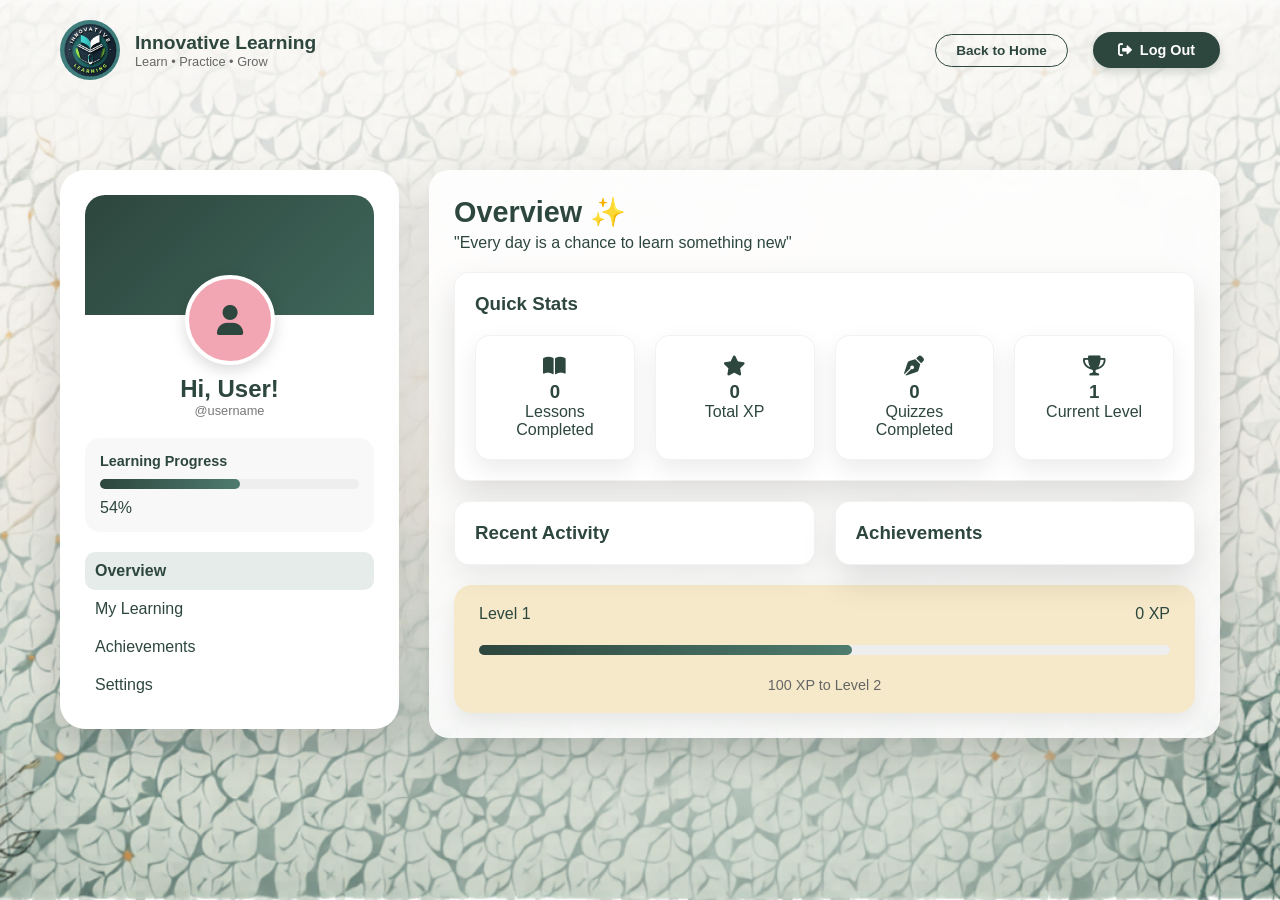
<file: innovative-learning/Pages/Profile.html>
<!DOCTYPE html>
<html lang="en">
<head>
    <meta charset="UTF-8">
    <meta name="viewport" content="width=device-width, initial-scale=1.0">
    <title>Innovative Learning - Profile</title>

    <!-- Existing CSS -->
    <link rel="stylesheet" href="../CSS/Design.css">

    <!-- Icons -->
    <link rel="stylesheet" href="https://cdnjs.cloudflare.com/ajax/libs/font-awesome/6.0.0/css/all.min.css">
</head>

<body class="profile-page">

    <!-- NAVBAR (SAME SYSTEM) -->
    <header class="navbar">
        <div class="nav-container">

            <div class="brand">
                <img src="../Pictures/Logo/Logo.png" alt="Logo" class="main-logo">
                <div class="brand-text">
                    <span class="company-name">Innovative Learning</span>
                    <span class="tagline">Learn • Practice • Grow</span>
                </div>
            </div>

            <div class="user-actions">
                <a href="Home.html" class="btn-back">Back to Home</a>

                <button class="btn-signin" onclick="logout()">
                    <i class="fa-solid fa-right-from-bracket"></i> Log Out
                </button>
            </div>

        </div>
    </header>

    <!-- PROFILE DASHBOARD -->
    <main class="profile-container">

        <!-- LEFT PANEL -->
        <div class="profile-left">

            <div class="profile-card">

                <div class="profile-header"></div>

                <div class="profile-avatar">
                    <i class="fa-solid fa-user"></i>
                </div>

                <h2 id="usernameDisplay">Hi, User!</h2>
                <p class="username-sub">@username</p>

                <!-- PROGRESS -->
                <div class="progress-box">
                    <p><strong>Learning Progress</strong></p>

                    <div class="progress-bar">
                        <div class="progress-fill" id="progressFill"></div>
                    </div>

                    <span id="progressText">54%</span>
                </div>

                <!-- MENU -->
                <div class="profile-menu" style="margin-top:20px;">
                    <p>Overview</p>
                    <p>My Learning</p>
                    <p>Achievements</p>
                    <p onclick="openSettingsModal()">Settings</p>
                </div>
            </div>
        </div>

        <!-- RIGHT PANEL -->
        <div class="profile-right">

            <div class="overview-card">

                <!-- HEADER -->
                <div class="overview-header">
                    <h2>Overview ✨</h2>
                    <p>"Every day is a chance to learn something new"</p>
                </div>

                <!-- QUICK STATS BOX -->
                <div class="quick-stats-box">

                    <h3>Quick Stats</h3>

                    <div class="stats-container">

                        <div class="stat-box">
                            <i class="fa-solid fa-book-open"></i>
                            <h3 id="lessonCompletedCount">0</h3>
                            <p>Lessons Completed</p>
                        </div>

                        <div class="stat-box">
                            <i class="fa-solid fa-star"></i>
                            <h3 id="totalXPDisplay">0</h3>
                            <p>Total XP</p>
                        </div>

                        <div class="stat-box">
                            <i class="fa-solid fa-pen-nib"></i>
                            <h3 id="quizCompletedCount">0</h3>
                            <p>Quizzes Completed</p>
                        </div>

                        <div class="stat-box">
                            <i class="fa-solid fa-trophy"></i>
                            <h3 id="userLevel">1</h3>
                            <p>Current Level</p>
                        </div>

                    </div>
                </div>

                <!-- GRID SECTION -->
                <div class="dashboard-grid">

                    <!-- ACTIVITY -->
                        <div class="activity-box">
                            <h3>Recent Activity</h3>
                            <ul id="recentActivityList"></ul>
                        </div>

                    <!-- ACHIEVEMENTS -->
                    <div class="achievement-box">
                        <h3>Achievements</h3>

                        <div id="achievementsContainer"></div>

                        
                    </div>

                </div>

                <!-- XP BOX -->
                <div class="xp-box">

                    <div class="xp-header">

                        <span id="xpLevelText">
                            Level 1
                        </span>

                        <span id="xpCurrentValue">
                            0 XP
                        </span>

                    </div>

                    <div class="progress-bar">

                        <div
                            class="progress-fill"
                            id="xpProgressFill">
                        </div>

                    </div>

                    <p
                        id="xpRemainingText"
                        class="xp-remaining">
                        100 XP to Level 2
                    </p>

                </div>

            </div>

        </div>

    </main>

    <!-- JS -->
    <script src="../JavaScript/Security.js"></script>

    <script>
        const user = JSON.parse(localStorage.getItem("currentUser"));

        if (user) {

            // FULL NAME
            document.getElementById("usernameDisplay").innerText =
                "Hi, " + user.firstName + " " + user.lastName + "!";

            // USERNAME
            document.querySelector(".username-sub").innerText =
                "@" + user.username;

            // XP MESSAGE (optional pero solid)
            document.querySelector(".xp-box p").innerText =
                "Keep going, " + user.username + "! You're on a 5-day streak";
        }

        async function loadProgress() {

            const user =
                JSON.parse(localStorage.getItem("currentUser"));

            const response =
                await fetch(
                    `http://127.0.0.1:5000/progress/${user.id}`
                );

            const data =
                await response.json();  

            document.getElementById(
                "progressText"
            ).innerText =
                data.completedLessons +
                " Lessons Completed";

            document.getElementById(
                "lessonCompletedCount"
            ).innerText =
                data.completedLessons;
        }

        loadProgress();
        loadDashboardStatsDatabase();
        loadRecentActivities();
        loadAchievements();
        
    </script>


    <div id="settingsModal" class="modal">
        <div class="modal-content">

            <span class="close-btn" onclick="closeSettingsModal()">&times;</span>

            <h2>Profile Settings</h2>

            <div class="input-group">
                <label>First Name</label>
                <input type="text" id="settingsFirstName">
            </div>

            <div class="input-group">
                <label>Last Name</label>
                <input type="text" id="settingsLastName">
            </div>

            <div class="input-group">
                <label>Username</label>
                <input type="text" id="settingsUsername">
            </div>

            <div class="input-group">
                <label>New Password</label>
                <input type="password" id="settingsPassword">
            </div>

            <button class="btn-submit-main" onclick="saveSettingsChanges()">
                Save Changes
            </button>

            <button class="btn-quiz-outline" onclick="logout()" style="margin-top:10px;">
                Log Out
            </button>

        </div>
    </div>
    <script>
    window.addEventListener("load", () => {
        loadRecentActivities();
    });
    </script>
</body>
</html>
</file>
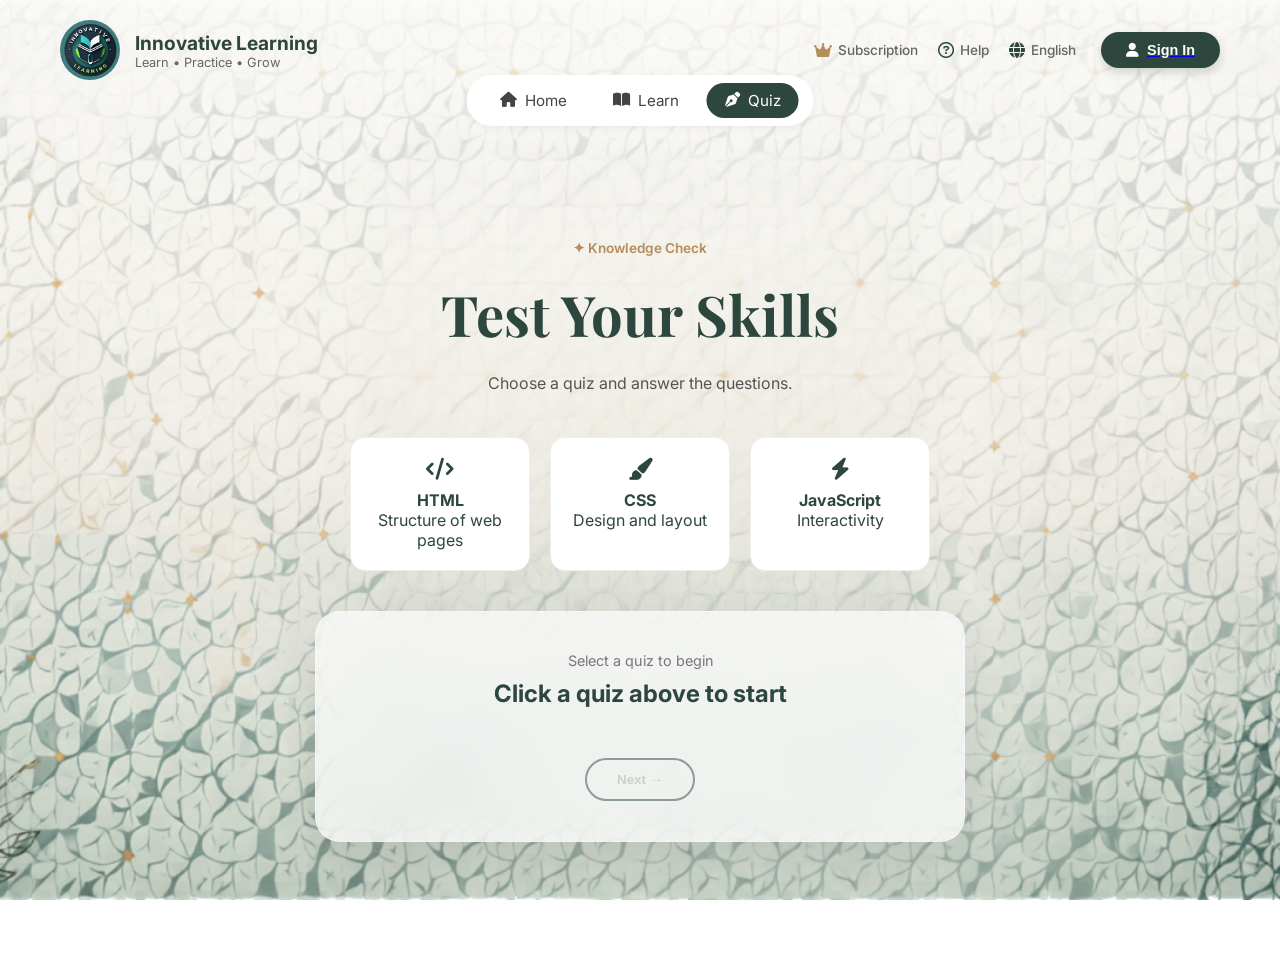
<file: innovative-learning/Pages/Quiz.html>
<!DOCTYPE html>
<html lang="en">
<head>
    <meta charset="UTF-8">
    <meta name="viewport" content="width=device-width, initial-scale=1.0">
    <title>Innovative Learning - Quiz</title>

    <link rel="stylesheet" href="../CSS/Design.css">
    <link rel="stylesheet" href="https://cdnjs.cloudflare.com/ajax/libs/font-awesome/6.0.0/css/all.min.css">

    <link href="https://fonts.googleapis.com/css2?family=Inter:wght@400;600&family=Playfair+Display:wght@700&display=swap" rel="stylesheet">
</head>

<body class="quiz-page"> 

    <!-- NAVBAR -->
    <header class="navbar">
        <div class="nav-container">

            <div class="brand">
                <img src="../Pictures/Logo/Logo.png" alt="Logo" class="main-logo">
                <div class="brand-text">
                    <span class="company-name">Innovative Learning</span>
                    <span class="tagline">Learn • Practice • Grow</span>
                </div>
            </div>
            
            <nav class="central-nav">
                <a href="Home.html" class="nav-item home-link">
                    <i class="fa-solid fa-house"></i> Home
                </a>
                <a href="Learn.html" class="nav-item learn-link">
                    <i class="fa-solid fa-book-open"></i> Learn
                </a>
                <a href="Quiz.html" class="nav-item quiz-link">
                    <i class="fa-solid fa-pen-nib"></i> Quiz
                </a>
            </nav>

            <div class="user-actions">
                <div class="secondary-actions">
                    <a href="javascript:void(0)" class="action-item" onclick="openModal('subModal')">
                        <i class="fa-solid fa-crown"></i> Subscription
                    </a>

                    <a href="#" class="action-item">
                        <i class="fa-regular fa-circle-question"></i> Help
                    </a>

                    <a href="javascript:void(0)" class="action-item" onclick="openModal('langModal')">
                        <i class="fa-solid fa-globe"></i> <span id="currentLang">English</span>
                    </a>
                </div>

                    <div id="authLink"></div>
            </div>

        </div>
    </header>

    <!-- MODALS -->
    <div id="subModal" class="modal">
        <div class="modal-content">
            <span class="close-btn" onclick="closeModal('subModal')">&times;</span>
            <h3>Available Subscriptions</h3>
            <div class="sub-option"><h4>Student Plan</h4><p>₱149/month</p></div>
            <div class="sub-option" style="border: 2px solid #b58d59;"><h4>Pro Plan</h4><p>₱249/month</p></div>
        </div>
    </div>

    <div id="langModal" class="modal">
        <div class="modal-content">
            <span class="close-btn" onclick="closeModal('langModal')">&times;</span>
            <h3>Select Language</h3>
            <div class="sub-option" onclick="changeLang('English')">English</div>
            <div class="sub-option" onclick="changeLang('Tagalog')">Tagalog</div>
        </div>
    </div>

    <!-- MAIN -->
    <main class="hero-section">

        <div class="welcome-badge">✦ Knowledge Check</div>
        <h1 class="hero-title">Test Your Skills</h1>
        <p class="hero-subtitle">Choose a quiz and answer the questions.</p>

        <!-- QUIZ SELECTOR -->
        <div class="quiz-selector">

            <div class="quiz-option" onclick="selectQuiz(this, 'HTML')">
                <i class="fa-solid fa-code"></i>
                <h4>HTML</h4>
                <p>Structure of web pages</p>
            </div>

            <div class="quiz-option" onclick="selectQuiz(this, 'CSS')">
                <i class="fa-solid fa-paintbrush"></i>
                <h4>CSS</h4>
                <p>Design and layout</p>
            </div>

            <div class="quiz-option" onclick="selectQuiz(this, 'JS')">
                <i class="fa-solid fa-bolt"></i>
                <h4>JavaScript</h4>
                <p>Interactivity</p>
            </div>

        </div>

        <!-- QUIZ CARD -->
        <div class="quiz-card">

            <div class="quiz-progress" id="quizProgress">
                Select a quiz to begin
            </div>

            <h2 id="quizQuestion">
                Click a quiz above to start
            </h2>

            <div id="quizChoices"></div>

            <!-- 🔥 IMPORTANT: ID MUST MATCH JS -->
            <button class="btn-next" id="nextBtn" onclick="nextQuestion()" disabled>
                Next →
            </button>

        </div>

    </main>

    <!-- 🔥 IMPORTANT: LOAD AFTER HTML -->
    <script src="../JavaScript/Security.js"></script>

</body>
</html>
</file>
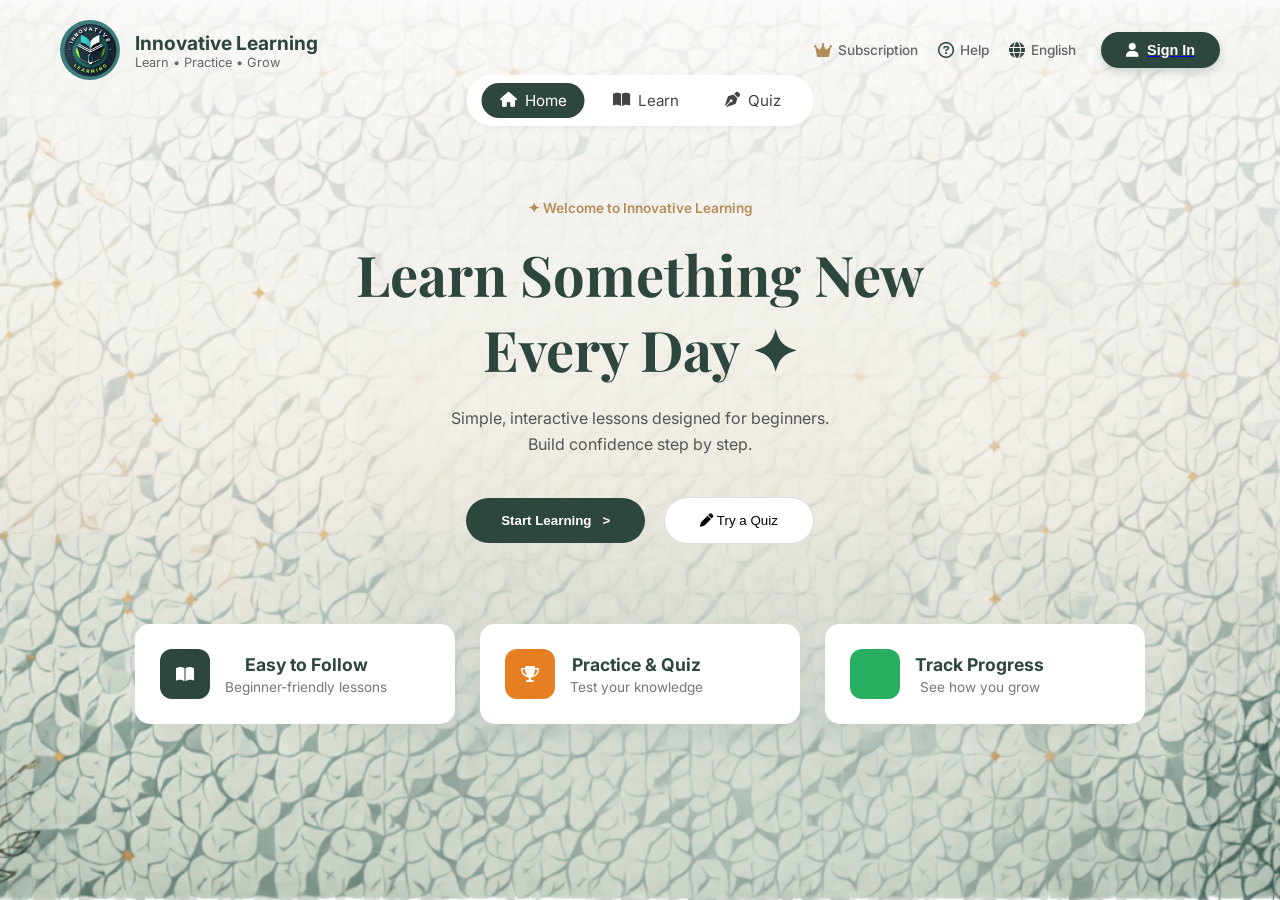
<file: Inovatve Learning/Code/Home.html>
<!DOCTYPE html>
    <html lang="en">
    <head>
        <meta charset="UTF-8">
        <meta name="viewport" content="width=device-width, initial-scale=1.0">
        <title>Innovative Learning - Home</title>
        <link rel="stylesheet" href="Design.css">
        <link rel="stylesheet" href="https://cdnjs.cloudflare.com/ajax/libs/font-awesome/6.0.0/css/all.min.css">
        <link href="https://fonts.googleapis.com/css2?family=Inter:wght@400;600&family=Playfair+Display:wght@700&display=swap" rel="stylesheet">
    </head>
    <body class="home-page">
        <header class="navbar">
            <div class="nav-container">
                <div class="brand">
                    <img src="../Pictures/Logo/Logo.png" alt="Logo" class="main-logo">
                    <div class="brand-text">
                        <span class="company-name">Innovative Learning</span>
                        <span class="tagline">Learn • Practice • Grow</span>
                    </div>
                </div>
                
                <nav class="central-nav">
                    <a href="Home.html" class="nav-item home-link">
                        <i class="fa-solid fa-house"></i> Home
                    </a>
                    <a href="Learn.html" class="nav-item learn-link">
                        <i class="fa-solid fa-book-open"></i> Learn
                    </a>
                    <a href="Quiz.html" class="nav-item quiz-link">
                        <i class="fa-solid fa-pen-nib"></i> Quiz
                    </a>
                </nav>

                <div class="user-actions">
                    <div class="secondary-actions">
                        <a href="javascript:void(0)" class="action-item" onclick="openModal('subModal')">
                            <i class="fa-solid fa-crown"></i> Subscription
                        </a>
                        
                        <a href="#" class="action-item">
                            <i class="fa-regular fa-circle-question"></i> Help
                        </a>

                        <a href="javascript:void(0)" class="action-item" onclick="openModal('langModal')">
                            <i class="fa-solid fa-globe"></i> <span id="currentLang">English</span>
                        </a>
                    </div>

                    <a href="Login.html" id="authLink" class="auth-wrapper">
                        <button class="btn-signin" id="authButton">
                            <i class="fa-solid fa-user"></i> Sign In
                        </button>
                    </a>
                </div>

            </div>
        </header>

        <div id="subModal" class="modal">
            <div class="modal-content">
                <span class="close-btn" onclick="closeModal('subModal')">&times;</span>
                <h3>Available Subscriptions</h3>
                <div class="sub-option"><h4>Student Plan</h4><p>₱149/month</p></div>
                <div class="sub-option" style="border: 2px solid #b58d59;"><h4>Pro Plan</h4><p>₱249/month</p></div>
            </div>
        </div>

        <div id="langModal" class="modal">
            <div class="modal-content">
                <span class="close-btn" onclick="closeModal('langModal')">&times;</span>
                <h3>Select Language</h3>
                <div class="sub-option" onclick="changeLang('English')">English</div>
                <div class="sub-option" onclick="changeLang('Tagalog')">Tagalog</div>
            </div>
        </div>

        <main class="hero-section">
            <div class="welcome-badge">✦ Welcome to Innovative Learning</div>
            <h1 class="hero-title">Learn Something New <br> Every Day ✦</h1>
            <p class="hero-subtitle">Simple, interactive lessons designed for beginners.<br>Build confidence step by step.</p>
            
            <div class="cta-group">
                <button class="btn-start">Start Learning &nbsp; &gt;</button>
                <button class="btn-quiz-outline"><i class="fa-solid fa-pen"></i> Try a Quiz</button>
            </div>

            <section class="info-cards">
                <div class="info-card">
                    <div class="icon-circle dark"><i class="fa-solid fa-book-open"></i></div>
                    <div class="card-content">
                        <h4>Easy to Follow</h4>
                        <p>Beginner-friendly lessons</p>
                    </div>
                </div>
                <div class="info-card">
                    <div class="icon-circle orange"><i class="fa-solid fa-trophy"></i></div>
                    <div class="card-content">
                        <h4>Practice & Quiz</h4>
                        <p>Test your knowledge</p>
                    </div>
                </div>
                <div class="info-card">
                    <div class="icon-circle green"><i class="fa-solid fa-chart-simple"></i></div>
                    <div class="card-content">
                        <h4>Track Progress</h4>
                        <p>See how you grow</p>
                    </div>
                </div>
            </section>
        </main>
        <script src="Security.js"></script>
    </body>
    </html>
</file>
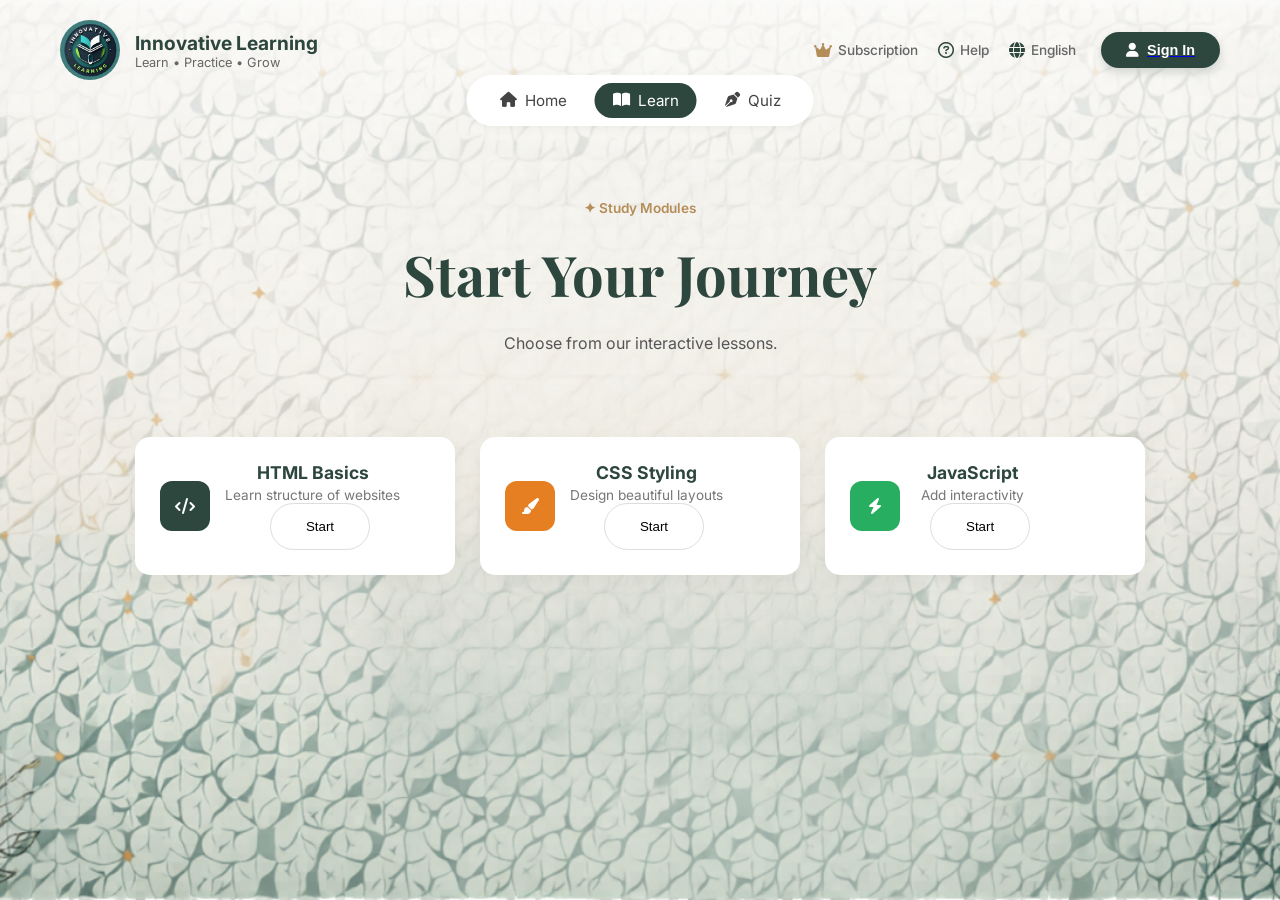
<file: Inovatve Learning/Code/Learn.html>
<!DOCTYPE html>
<html lang="en">
<head>
    <meta charset="UTF-8">
    <meta name="viewport" content="width=device-width, initial-scale=1.0">
    <title>Innovative Learning - Learn</title>
    <link rel="stylesheet" href="Design.css">
    <link rel="stylesheet" href="https://cdnjs.cloudflare.com/ajax/libs/font-awesome/6.0.0/css/all.min.css">
    <link href="https://fonts.googleapis.com/css2?family=Inter:wght@400;600&family=Playfair+Display:wght@700&display=swap" rel="stylesheet">
</head>
<body class="learn-page"> 
    <header class="navbar">
        <div class="nav-container">
            <div class="brand">
                <img src="../Pictures/Logo/Logo.png" alt="Logo" class="main-logo">
                <div class="brand-text">
                    <span class="company-name">Innovative Learning</span>
                    <span class="tagline">Learn • Practice • Grow</span>
                </div>
            </div>
            
            <nav class="central-nav">
                <a href="Home.html" class="nav-item home-link">
                    <i class="fa-solid fa-house"></i> Home
                </a>
                <a href="Learn.html" class="nav-item learn-link">
                    <i class="fa-solid fa-book-open"></i> Learn
                </a>
                <a href="Quiz.html" class="nav-item quiz-link">
                    <i class="fa-solid fa-pen-nib"></i> Quiz
                </a>
            </nav>

            <div class="user-actions">
                <div class="secondary-actions">
                    <a href="javascript:void(0)" class="action-item" onclick="openModal('subModal')">
                        <i class="fa-solid fa-crown"></i> Subscription
                    </a>
                    
                    <a href="#" class="action-item">
                        <i class="fa-regular fa-circle-question"></i> Help
                    </a>

                    <a href="javascript:void(0)" class="action-item" onclick="openModal('langModal')">
                        <i class="fa-solid fa-globe"></i> <span id="currentLang">English</span>
                    </a>
                </div>

                <a href="Login.html" id="authLink" class="auth-wrapper">
                    <button class="btn-signin" id="authButton">
                        <i class="fa-solid fa-user"></i> Sign In
                    </button>
                </a>
            </div>

        </div>
    </header>

    <div id="subModal" class="modal">
        <div class="modal-content">
            <span class="close-btn" onclick="closeModal('subModal')">&times;</span>
            <h3>Available Subscriptions</h3>
            <div class="sub-option"><h4>Student Plan</h4><p>₱149/month</p></div>
            <div class="sub-option" style="border: 2px solid #b58d59;"><h4>Pro Plan</h4><p>₱249/month</p></div>
        </div>
    </div>

    <div id="langModal" class="modal">
        <div class="modal-content">
            <span class="close-btn" onclick="closeModal('langModal')">&times;</span>
            <h3>Select Language</h3>
            <div class="sub-option" onclick="changeLang('English')">English</div>
            <div class="sub-option" onclick="changeLang('Tagalog')">Tagalog</div>
        </div>
    </div>

    <main class="hero-section">

        <div class="welcome-badge">✦ Study Modules</div>
        <h1 class="hero-title">Start Your Journey</h1>
        <p class="hero-subtitle">Choose from our interactive lessons.</p>

        <!-- LESSON CARDS -->
        <section class="info-cards">

            <div class="info-card">
                <div class="icon-circle dark">
                    <i class="fa-solid fa-code"></i>
                </div>
                <div class="card-content">
                    <h4>HTML Basics</h4>
                    <p>Learn structure of websites</p>
                    <button class="btn-quiz-outline" onclick="startLesson('HTML')">Start</button>
                </div>
            </div>

            <div class="info-card">
                <div class="icon-circle orange">
                    <i class="fa-solid fa-paintbrush"></i>
                </div>
                <div class="card-content">
                    <h4>CSS Styling</h4>
                    <p>Design beautiful layouts</p>
                    <button class="btn-quiz-outline" onclick="startLesson('CSS')">Start</button>
                </div>
            </div>

            <div class="info-card">
                <div class="icon-circle green">
                    <i class="fa-solid fa-bolt"></i>
                </div>
                <div class="card-content">
                    <h4>JavaScript</h4>
                    <p>Add interactivity</p>
                    <button class="btn-quiz-outline" onclick="startLesson('JS')">Start</button>
                </div>
            </div>

        </section>
        <section id="lessonContent" class="info-card" style="margin: 50px auto; display:none;">
            
            <div class="card-content">
                <h3 id="lessonTitle">Lesson Title</h3>
                <p id="lessonText">Lesson content will appear here...</p>

                <br>

                <!-- NAVIGATION BUTTONS (DITO ILAGAY) -->
                <button class="btn-quiz-outline" onclick="prevLesson()">← Previous</button>
                <button class="btn-quiz-outline" onclick="nextLesson()">Next →</button>

                <br><br>

                <!-- COMPLETE BUTTON -->
                <button class="btn-start" onclick="completeLesson()">Mark as Complete</button>
            </div>

        </section>

    </main>
    <script src="Security.js"></script>
</body>
</html>
</file>
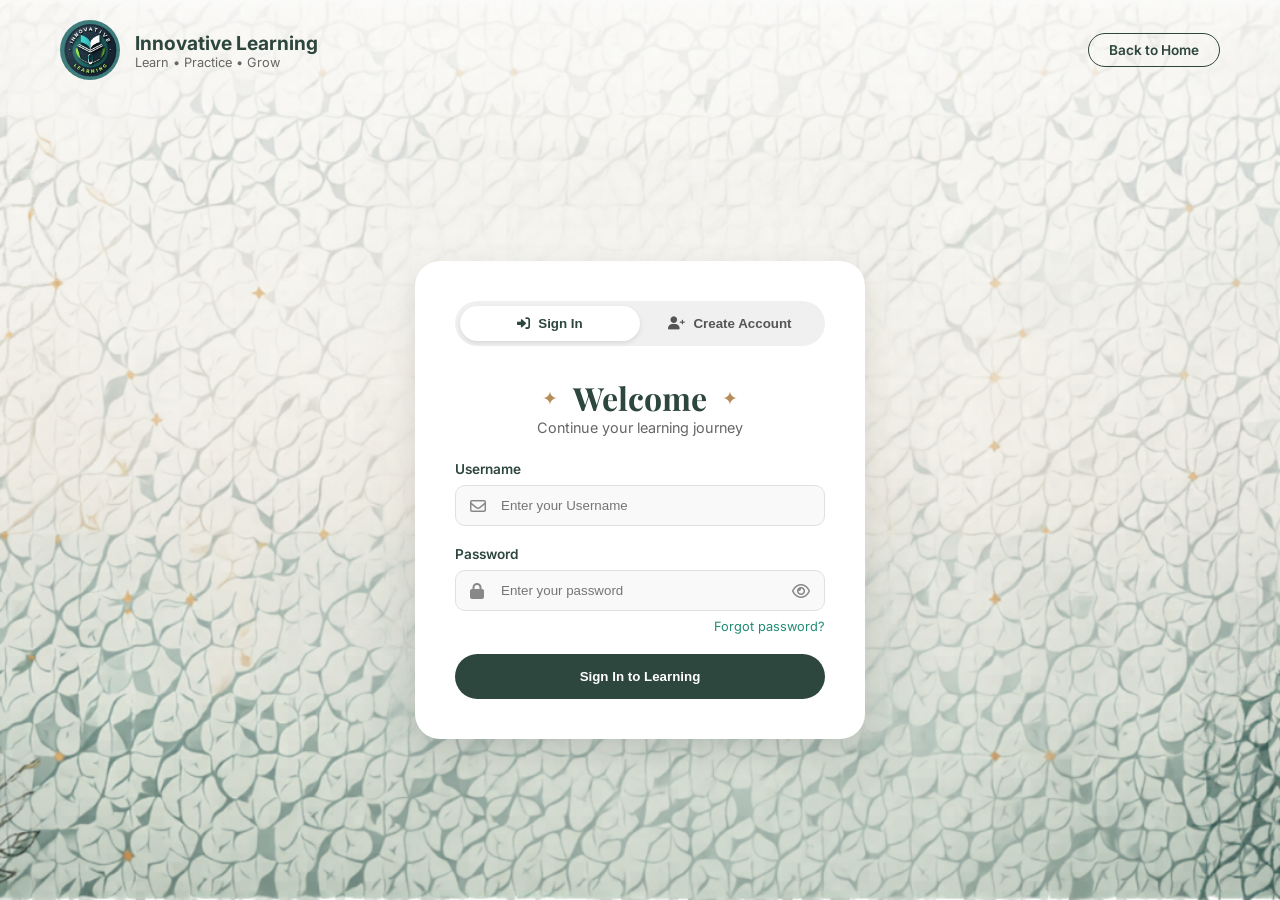
<file: Inovatve Learning/Code/Login.html>
<!DOCTYPE html>
<html lang="en">
<head>
    <meta charset="UTF-8">
    <meta name="viewport" content="width=device-width, initial-scale=1.0">
    <title>Innovative Learning - Auth</title>
    <link rel="stylesheet" href="Design.css">
    <link rel="stylesheet" href="https://cdnjs.cloudflare.com/ajax/libs/font-awesome/6.0.0/css/all.min.css">
    <link href="https://fonts.googleapis.com/css2?family=Inter:wght@400;600&family=Playfair+Display:wght@700&display=swap" rel="stylesheet">
</head>
<body class="login-page">
    <header class="navbar">
        <div class="nav-container">
            <div class="brand">
                <img src="../Pictures/Logo/Logo.png" alt="Logo" class="main-logo">
                <div class="brand-text">
                    <span class="company-name">Innovative Learning</span>
                    <span class="tagline">Learn • Practice • Grow</span>
                </div>
            </div>
            <div class="user-actions">
                <a href="Home.html" class="btn-back">Back to Home</a>
            </div>
        </div>
    </header>

    <main class="login-container">
        <div class="login-card">
            <div class="auth-toggle">
                <button id="loginToggle" class="toggle-btn active" onclick="showAuth('login')">
                    <i class="fa-solid fa-right-to-bracket"></i> Sign In
                </button>
                <button id="registerToggle" class="toggle-btn" onclick="showAuth('register')">
                    <i class="fa-solid fa-user-plus"></i> Create Account
                </button>
            </div>

            <div id="loginSection">
                <div class="card-header">
                    <span class="sparkle-icon">✦</span>
                    <h2 class="welcome-text">Welcome</h2>
                    <span class="sparkle-icon">✦</span>
                </div>
                <p class="login-subtitle">Continue your learning journey</p>

                <form class="auth-form">
                    <div class="input-group">
                        <label>Username</label>
                        <div class="input-wrapper">
                            <i class="fa-regular fa-envelope"></i>
                            <input type="text" placeholder="Enter your Username">
                        </div>
                    </div>
                    <div class="input-group">
                        <label>Password</label>
                        <div class="input-wrapper">
                            <i class="fa-solid fa-lock"></i>
                            <input type="password" class="password-input" placeholder="Enter your password">
                            <i class="fa-regular fa-eye toggle-password"></i>
                        </div>
                        <a href="#" class="forgot-link">Forgot password?</a>
                    </div>
                    <button type="button" class="btn-submit-main" onclick="handleLogin()">Sign In to Learning</button>
                </form>
            </div>

            <div id="registerSection" style="display: none;">
                <div class="card-header">
                    <span class="sparkle-icon">✦</span>
                    <h2 class="welcome-text">Create Your Account</h2>
                    <span class="sparkle-icon">✦</span>
                </div>
                <p class="login-subtitle">Start your learning journey today</p>

                <form class="auth-form">

                    <div class="name-row">
                        <div class="input-wrapper">
                            <i class="fa-solid fa-user"></i>
                            <input type="text" placeholder="First Name">
                        </div>
                        <div class="input-wrapper">
                            <i class="fa-solid fa-user"></i>
                            <input type="text" placeholder="Last Name">
                        </div>
                    </div>

                    <div class="input-group">
                        <div class="input-wrapper">
                            <i class="fa-solid fa-user"></i>
                            <input type="text" placeholder="Username">
                        </div>
                    </div>

                    <div class="input-group">
                        <div class="input-wrapper">
                            <i class="fa-solid fa-lock"></i>
                            <input type="password" class="password-input" placeholder="Create password">
                            <i class="fa-regular fa-eye toggle-password"></i>
                        </div>
                    </div>

                    <div class="input-group">
                        <div class="input-wrapper">
                            <i class="fa-solid fa-lock"></i>
                            <input type="password" class="password-input" placeholder="Re-enter your password">
                            <i class="fa-regular fa-eye toggle-password"></i>
                        </div>
                    </div>
                    
                    <div class="terms-container">
                        <input type="checkbox" id="terms">
                        <label for="terms">I agree to the <a href="#">Terms of Service</a> and <a href="#">Privacy Policy</a></label>
                    </div>

                    <button type="submit" class="btn-submit-main">Create Account ></button>

                </form>
            </div>
        </div>
    </main>

    <script src="Security.js"></script>
    <script>
        function showAuth(type) {
            const loginSec = document.getElementById('loginSection');
            const regSec = document.getElementById('registerSection');
            const loginBtn = document.getElementById('loginToggle');
            const regBtn = document.getElementById('registerToggle');

            if (type === 'login') {
                loginSec.style.display = 'block';
                regSec.style.display = 'none';
                loginBtn.classList.add('active');
                regBtn.classList.remove('active');
            } else {
                loginSec.style.display = 'none';
                regSec.style.display = 'block';
                loginBtn.classList.remove('active');
                regBtn.classList.add('active');
            }
        }
    </script>
</body>
</html>
</file>
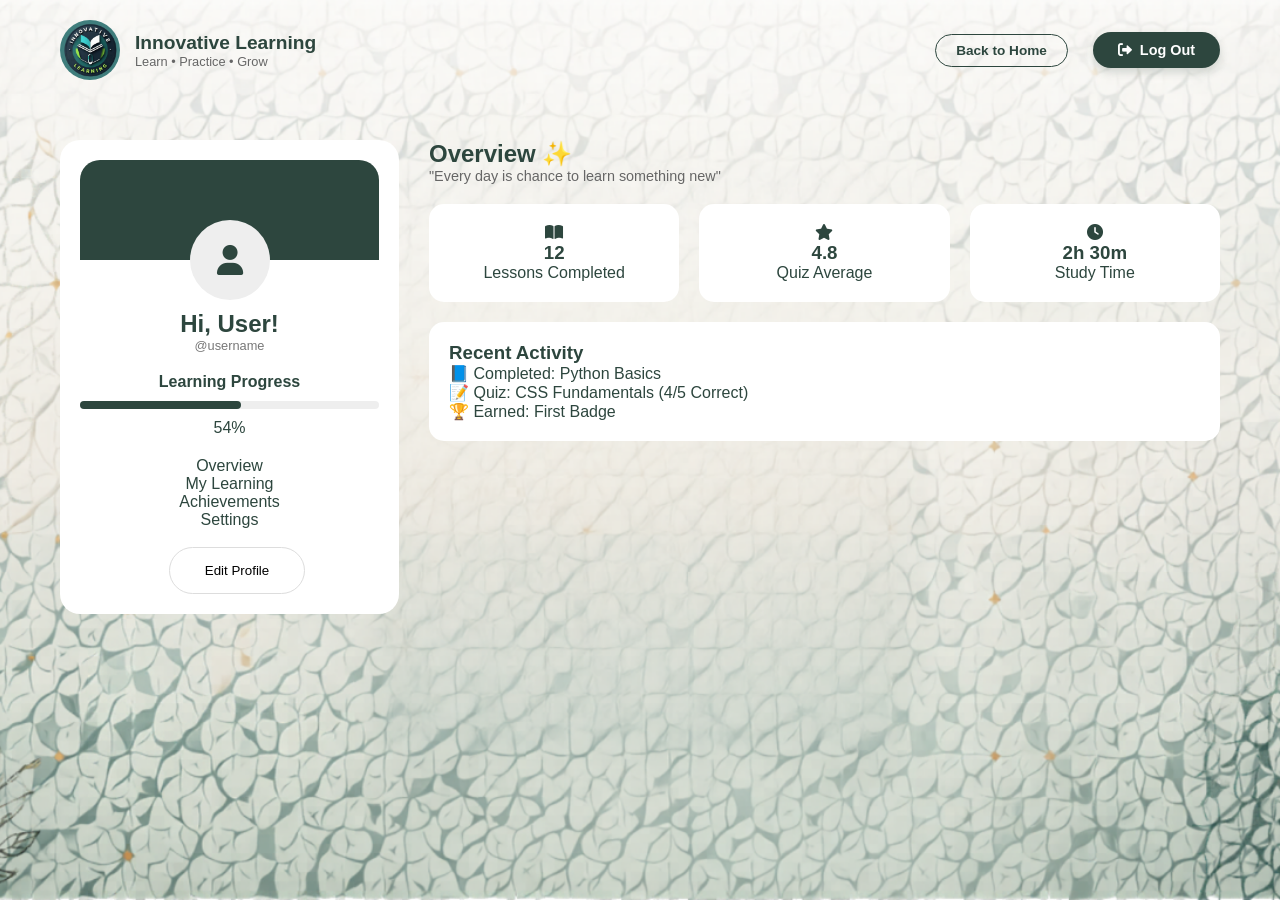
<file: Inovatve Learning/Code/Profile.html>
<!DOCTYPE html>
<html lang="en">
<head>
    <meta charset="UTF-8">
    <meta name="viewport" content="width=device-width, initial-scale=1.0">
    <title>Innovative Learning - Profile</title>

    <!-- Existing CSS -->
    <link rel="stylesheet" href="Design.css">

    <!-- Icons -->
    <link rel="stylesheet" href="https://cdnjs.cloudflare.com/ajax/libs/font-awesome/6.0.0/css/all.min.css">
</head>

<body class="profile-page">

    <!-- NAVBAR (SAME SYSTEM) -->
    <header class="navbar">
        <div class="nav-container">

            <div class="brand">
                <img src="../Pictures/Logo/Logo.png" alt="Logo" class="main-logo">
                <div class="brand-text">
                    <span class="company-name">Innovative Learning</span>
                    <span class="tagline">Learn • Practice • Grow</span>
                </div>
            </div>

            <div class="user-actions">
                <a href="Home.html" class="btn-back">Back to Home</a>

                <button class="btn-signin" onclick="logout()">
                    <i class="fa-solid fa-right-from-bracket"></i> Log Out
                </button>
            </div>

        </div>
    </header>

    <!-- PROFILE DASHBOARD -->
    <main class="profile-container">

        <!-- LEFT PANEL -->
        <div class="profile-left">

            <div class="profile-card">

                <div class="profile-header"></div>

                <div class="profile-avatar">
                    <i class="fa-solid fa-user"></i>
                </div>

                <h2 id="usernameDisplay">Hi, User!</h2>
                <p class="username-sub">@username</p>

                <!-- PROGRESS -->
                <div class="progress-box">
                    <p><strong>Learning Progress</strong></p>

                    <div class="progress-bar">
                        <div class="progress-fill" id="progressFill"></div>
                    </div>

                    <span id="progressText">54%</span>
                </div>

                <!-- MENU -->
                <div class="profile-menu" style="margin-top:20px;">
                    <p>Overview</p>
                    <p>My Learning</p>
                    <p>Achievements</p>
                    <p>Settings</p>
                </div>

                <br>

                <button class="btn-quiz-outline">Edit Profile</button>

            </div>

        </div>

        <!-- RIGHT PANEL -->
        <div class="profile-right">

            <h2>Overview ✨</h2>
            <p style="color:#666; font-size:0.9rem;">
                "Every day is chance to learn something new"
            </p>

            <!-- STATS -->
            <div class="stats-container">

                <div class="stat-box">
                    <i class="fa-solid fa-book-open"></i>
                    <h3>12</h3>
                    <p>Lessons Completed</p>
                </div>

                <div class="stat-box">
                    <i class="fa-solid fa-star"></i>
                    <h3>4.8</h3>
                    <p>Quiz Average</p>
                </div>

                <div class="stat-box">
                    <i class="fa-solid fa-clock"></i>
                    <h3>2h 30m</h3>
                    <p>Study Time</p>
                </div>

            </div>

            <!-- ACTIVITY -->
            <div class="activity-box">
                <h3>Recent Activity</h3>

                <p>📘 Completed: Python Basics</p>
                <p>📝 Quiz: CSS Fundamentals (4/5 Correct)</p>
                <p>🏆 Earned: First Badge</p>
            </div>

        </div>

    </main>

    <!-- JS -->
    <script src="Security.js"></script>

</body>
</html>
</file>
<file: innovative-learning/Code/Design.css>
/* =========================================
   1. GLOBAL RESET & BASE STYLES
   ========================================= */
* {
    margin: 0;
    padding: 0;
    box-sizing: border-box;
}

body {
    font-family: 'Inter', sans-serif;
    /* Palitan ang 'your-image-path.png' ng tamang file name at folder ng background mo */
    background-image: url('../Pictures/Background/Background.png'); 
    background-size: cover;
    background-position: center;
    background-repeat: no-repeat;
    background-attachment: fixed; /* Mananatili ang background kahit mag-scroll ka */
    color: #2D463E;
    min-height: 100vh;
    margin: 0;
    padding: 0;
}

/* =========================================
   2. NAVIGATION BAR
   ========================================= */
.navbar {
    padding: 20px 60px;
    position: relative; /* Anchor para sa absolute positioning ng nav */
    min-height: 100px;
}

.nav-container {
    display: flex;
    justify-content: space-between;
    align-items: center;
}

/* Brand & Logo */
.brand {
    display: flex;
    align-items: center;
    gap: 15px;
}

.main-logo {
    width: 60px;
    height: 60px;
    border-radius: 50%;
    object-fit: cover;
}

.brand-text {
    display: flex;
    flex-direction: column;
}

.company-name {
    font-weight: 700;
    font-size: 1.2rem;
}

.tagline {
    font-size: 0.8rem;
    color: #666;
}

/* Central Navigation (The Pill) */
.central-nav {
    display: flex;
    gap: 10px;
    background: #fff;
    padding: 8px 15px;
    border-radius: 50px;
    box-shadow: 0 2px 10px rgba(0,0,0,0.05);

    /* Heto ang dagdag para bumaba at mag-gitna */
    margin-top: 100px; /* Adjust mo 'to kung gusto mo pang mas mababa */
    position: absolute; /* Ginagamit natin 'to para lumaya sa space-between */
    left: 50%;
    transform: translateX(-50%);
}
.nav-item {
    text-decoration: none;
    color: #444;
    font-size: 0.95rem;
    display: flex;
    align-items: center;
    gap: 8px;
    padding: 8px 18px;
    transition: 0.3s ease;
}

/* Page Highlighting Logic */
.home-page .home-link,
.learn-page .learn-link,
.quiz-page .quiz-link {
    background: #2D463E;
    color: white;
    border-radius: 25px;
}

/* User Actions (Right Side Container) */
.user-actions {
    display: flex;
    align-items: center; /* Pantay-pantay ang taas ng lahat */
    gap: 25px; /* Space sa pagitan ng links at ng button */
}

.auth-wrapper {
    text-decoration: none;
}

/* Container para sa Subscription, Help, at Language */
.secondary-actions {
    display: flex;
    gap: 20px;
    align-items: center;
}

/* Styling para sa bawat link (Subscription, Help, Language) */
.action-item {
    text-decoration: none;
    color: #666; /* Malinis na gray */
    font-size: 0.85rem;
    font-weight: 500;
    display: flex;
    align-items: center;
    gap: 6px;
    transition: all 0.3s ease;
}

/* Icons styling - Dark Green gaya ng logo */
.action-item i {
    font-size: 1rem;
    color: #2D463E;
}

/* Gold Crown para sa Subscription */
.action-item i.fa-crown {
    color: #b58d59 !important;
}

/* Hover effect */
.action-item:hover {
    color: #2D463E;
    transform: translateY(-1px); /* Bahagyang aangat */
}

/* Ang mismong Sign In Button */
.btn-signin {
    background: #2D463E; /* Dark green base */
    color: white;
    border: none;
    padding: 10px 25px;
    border-radius: 50px; /* Rounded corners */
    font-weight: 600;
    font-size: 0.9rem;
    cursor: pointer;
    display: flex;
    align-items: center;
    gap: 8px;
    transition: all 0.3s ease;
    box-shadow: 0 4px 10px rgba(45, 70, 62, 0.2);
}

.btn-signin:hover {
    background: #1a2e28;
    transform: scale(1.05); /* Lalaki nang kaunti */
    box-shadow: 0 6px 15px rgba(45, 70, 62, 0.3);
}

/* =========================================
   3. HERO SECTION
   ========================================= */
.hero-section {
    text-align: center;
    padding-top: 100px;
}

.welcome-badge {
    color: #b58d59;
    font-size: 0.85rem;
    margin-bottom: 20px;
    font-weight: 600;
}

.hero-title {
    font-family: 'Playfair Display', serif;
    font-size: 3.5rem;
    margin-bottom: 20px;
}

.hero-subtitle {
    color: #555;
    line-height: 1.6;
    margin-bottom: 40px;
}

/* Hero Buttons */
.btn-start {
    background: #2D463E;
    color: white;
    border: none;
    padding: 15px 35px;
    border-radius: 30px;
    font-weight: 600;
    cursor: pointer;
    transition: 0.3s;
}

.btn-quiz-outline {
    background: white;
    border: 1px solid #ddd;
    padding: 15px 35px;
    border-radius: 30px;
    margin-left: 15px;
    cursor: pointer;
    transition: 0.3s;
}

.btn-start:hover, 
.btn-quiz-outline:hover {
    opacity: 0.9;
    transform: translateY(-2px);
}

/* =========================================
   4. FEATURE CARDS
   ========================================= */
.info-cards {
    display: flex;
    justify-content: center;
    gap: 25px;
    margin-top: 80px;
}

.info-card {
    background: white;
    padding: 25px;
    border-radius: 15px;
    display: flex;
    align-items: center;
    gap: 15px;
    width: 320px;
    box-shadow: 0 5px 20px rgba(0,0,0,0.04);
}

.icon-circle {
    width: 50px;
    height: 50px;
    border-radius: 12px;
    display: flex;
    justify-content: center;
    align-items: center;
    color: white;
    flex-shrink: 0; /* Para hindi mapipi ang icon */
}

.icon-circle.dark   { background: #2D463E; }
.icon-circle.orange { background: #e67e22; }
.icon-circle.green  { background: #27ae60; }

.card-content h4 {
    font-size: 1.1rem;
    margin-bottom: 4px;
}

.card-content p {
    font-size: 0.85rem;
    color: #777;
}

/* Modal (Pop-up) Background */
.modal {
    display: none; /* Nakatago muna */
    position: fixed;
    z-index: 1000;
    left: 0;
    top: 0;
    width: 100%;
    height: 100%;
    background-color: rgba(0,0,0,0.5); /* Blur background */
}

/* Modal Content Box */
.modal-content {
    background-color: white;
    margin: 10% auto;
    padding: 30px;
    border-radius: 20px;
    width: 400px;
    text-align: center;
    box-shadow: 0 5px 15px rgba(0,0,0,0.3);
}

.close-btn {
    float: right;
    cursor: pointer;
    font-size: 20px;
}

.sub-option {
    border: 1px solid #ddd;
    padding: 15px;
    margin: 10px 0;
    border-radius: 10px;
    cursor: pointer;
    transition: 0.3s;
}

.sub-option:hover { 
    background: #f0f7f2;
    border-color: #2D463E;
}

/* Login Page Specific Background */
.login-page {
    /* ILAGAY DITO ANG PATH NG BACKGROUND IMAGE MO */
    background-image: url('../Pictures/Background/Background.png'); 
    background-size: cover;
    background-position: center;
    background-attachment: fixed;
}

/* Container & Card */
.login-container {
    display: flex;
    justify-content: center;
    align-items: center;
    padding: 50px 20px;
    min-height: calc(100vh - 100px);
}

.login-card {
    background: white;
    width: 100%;
    max-width: 450px;
    padding: 40px;
    border-radius: 25px;
    box-shadow: 0 10px 30px rgba(0,0,0,0.1);
    text-align: center;
}

/* Card Typography */
.card-header {
    display: flex;
    justify-content: center;
    align-items: center;
    gap: 15px;
}

.welcome-text {
    font-family: 'Playfair Display', serif;
    font-size: 2rem;
    color: #2D463E;
}

.sparkle-icon {
    color: #b58d59;
    font-size: 1.2rem;
}

.login-subtitle {
    color: #666;
    font-size: 0.9rem;
    margin-bottom: 25px;
}

/* Auth Toggle Switch */
.auth-toggle {
    display: flex;
    background: #f0f0f0;
    padding: 5px;
    border-radius: 50px;
    margin-bottom: 30px;
}

.toggle-btn {
    flex: 1;
    padding: 10px;
    border: none;
    background: transparent;
    border-radius: 50px;
    cursor: pointer;
    font-weight: 600;
    transition: 0.3s;
    color: #555;
    display: flex;
    align-items: center;
    justify-content: center;
    gap: 8px;
}

.toggle-btn.active {
    background: white;
    color: #2D463E;
    box-shadow: 0 2px 5px rgba(0,0,0,0.1);
}

/* Form Styling */
.input-group {
    text-align: left;
    margin-bottom: 20px;
}

.input-group label {
    display: block;
    font-size: 0.85rem;
    font-weight: 600;
    margin-bottom: 8px;
    color: #2D463E;
}

.input-wrapper {
    position: relative;
    display: flex;
    align-items: center;
}

.input-wrapper i:not(.toggle-password) {
    position: absolute;
    left: 15px;
    color: #888;
    z-index: 5;
}

.input-wrapper input {
    width: 100%;
    padding: 12px 40px 12px 45px; /* 45px sa kaliwa (icon), 40px sa kanan (mata) */
    border: 1px solid #e0e0e0;
    border-radius: 10px;
    background: #f9f9f9;
    outline: none;
    transition: 0.3s;
}

.input-wrapper input:focus {
    border-color: #2D463E;
    background: #fff;
}

.toggle-password {
    position: absolute;
    right: 15px; /* Ito ang nagtutulak sa kanya sa dulo */
    left: auto !important; /* Pinapatay nito ang 'left: 15px' na galing sa general 'i' tag */
    cursor: pointer;
    color: #888;
    z-index: 10;
}

/* Links & Buttons */
.forgot-link {
    display: block;
    text-align: right;
    font-size: 0.8rem;
    color: #218c74;
    text-decoration: none;
    margin-top: 8px;
}

.btn-login-submit {
    width: 100%;
    padding: 15px;
    background: #2D463E;
    color: white;
    border: none;
    border-radius: 50px;
    font-weight: 600;
    cursor: pointer;
    margin-top: 10px;
    transition: 0.3s;
}

.btn-login-submit:hover {
    background: #1a2e28;
}

.btn-back {
    text-decoration: none;
    border: 1px solid #2D463E;
    padding: 8px 20px;
    border-radius: 50px;
    color: #2D463E;
    font-size: 0.85rem;
    font-weight: 600;
    transition: 0.3s;
}

.btn-back:hover {
    background: #2D463E;
    color: white;
}

.card-footer {
    margin-top: 25px;
    font-size: 0.85rem;
    color: #666;
}

.create-link {
    color: #218c74;
    text-decoration: none;
    font-weight: 600;
}

.name-row {
    display: flex;
    gap: 15px;
    margin-bottom: 15px;
}

.name-row .input-wrapper {
    flex: 1;
}

.terms-container {
    display: flex;
    align-items: center;
    gap: 10px;
    margin: 15px 0;
    font-size: 0.8rem;
    color: #666;
    text-align: left;
}

.btn-submit-main {
    width: 100%;
    padding: 15px;
    background: #2D463E;
    color: white;
    border: none;
    border-radius: 50px;
    font-weight: 600;
    cursor: pointer;
    transition: 0.3s;
}

.btn-submit-main:hover {
    background: #1a2e28;
}

.profile-active {
    background-color: #2D463E !important;
    color: #ffffff !important;

    border: none;
    outline: none;
    box-shadow: none;

    padding: 8px 20px;
    border-radius: 50px;

    display: flex;
    align-items: center;
    gap: 8px;

    text-decoration: none;
}

.profile-active:focus,
.profile-active:active {
    outline: none;
    box-shadow: none;
}

/* ================= PROFILE PAGE ================= */

.profile-container {
    display: flex;
    gap: 30px;
    padding: 40px 60px;
}

.profile-left {
    width: 30%;
}

.profile-right {
    width: 70%;
}

/* LEFT CARD */
.profile-card {
    background: white;
    border-radius: 20px;
    padding: 20px;
    text-align: center;
}

.profile-header {
    height: 100px;
    background: #2D463E;
    border-radius: 20px 20px 0 0;
}

.profile-avatar {
    width: 80px;
    height: 80px;
    background: #eee;
    border-radius: 50%;
    margin: -40px auto 10px;
    display: flex;
    align-items: center;
    justify-content: center;
    font-size: 30px;
}

.username-sub {
    color: #777;
    font-size: 0.8rem;
}

.progress-box {
    margin-top: 20px;
    background: #f8f8f8;
    padding: 15px;
    border-radius: 15px;
    text-align: left;
}

.progress-bar {
    width: 100%;
    height: 8px;
    background: #eee;
    border-radius: 10px;
    margin: 10px 0;
}

.progress-fill {
    height: 100%;
    width: 54%;
    background: #2D463E;
    border-radius: 10px;
}

/* RIGHT SIDE */
.stats-container {
    display: flex;
    gap: 20px;
    margin-top: 20px;
}

.stat-box {
    background: #ffffff;

    padding: 20px;
    border-radius: 15px;

    flex: 1;
    text-align: center;

    box-shadow: 0 10px 25px rgba(0,0,0,0.08); /* 🔥 add depth */
    border: 1px solid rgba(0,0,0,0.05);       /* 🔥 subtle edge */

    transition: 0.2s ease;
}

/* hover effect (optional pero solid) */
.stat-box:hover {
    transform: translateY(-3px);
}

.activity-box {
    flex: 1;
    background: white;
    padding: 20px;
    border-radius: 15px;
}   

/* ===== REAL CARD STYLE ===== */

.quick-stats-box,
.activity-box,
.achievement-box {
    background: #ffffff;

    border-radius: 15px;
    padding: 20px;

    box-shadow: 0 15px 35px rgba(0,0,0,0.12);
    border: 1px solid rgba(0,0,0,0.05);
}

/* spacing */
.quick-stats-box {
    margin-top: 20px;
}

.dashboard-grid {
    display: flex;
    gap: 20px;
    margin-top: 20px;
}

/* XP BOX (highlight card) */
.xp-box {
    margin-top: 20px;
    background: #f5e9c9;
    padding: 15px 20px;
    border-radius: 15px;

    display: flex;
    justify-content: space-between;
    align-items: center;

    box-shadow: 0 5px 15px rgba(0,0,0,0.08);
}

.overview-card {
    background: rgba(255,255,255,0.85);
    backdrop-filter: blur(12px);

    padding: 25px;
    border-radius: 20px;

    box-shadow: 0 15px 40px rgba(0,0,0,0.15);
}
/* ===== DASHBOARD UPGRADE (ADD LANG, WAG PALIT) ===== */



/* Grid layout */
.dashboard-grid {
    display: flex;
    gap: 20px;
    margin-top: 20px;
}

/* Achievements box */
.achievement-box {
    flex: 1;
    background: white;
    padding: 20px;
    border-radius: 15px;
}

/* Badges */
.badges {
    display: flex;
    justify-content: space-around;
    margin: 15px 0;
}

.badge {
    text-align: center;
    font-size: 20px;
}

/* XP box */
.xp-box {
    margin-top: 20px;
    background: #f5e9c9;
    padding: 15px;
    border-radius: 15px;
    display: flex;
    justify-content: space-between;
    align-items: center;
}

/* ===== PROFILE FINAL POLISH (SAFE ADD) ===== */

/* LEFT CARD IMPROVE */
.profile-card {
    background: white;
    border-radius: 25px;
    padding: 25px;
    text-align: center;
    box-shadow: 0 20px 40px rgba(0,0,0,0.15);
}

/* HEADER GRADIENT */
.profile-header {
    height: 120px;
    background: linear-gradient(135deg, #2D463E, #3f665a);
}

/* AVATAR UPGRADE */
.profile-avatar {
    width: 90px;
    height: 90px;
    background: #f2a6b3;
    border: 4px solid white;
    box-shadow: 0 5px 15px rgba(0,0,0,0.15);
}


/* NAME EMPHASIS */
#usernameDisplay {
    font-size: 1.5rem;
    font-weight: 700;
    margin-top: 10px;
}

/* PROGRESS ENHANCED */
.progress-box p {
    font-size: 0.9rem;
    margin-bottom: 5px;
}

.progress-bar {
    height: 10px;
    border-radius: 20px;
}

.progress-fill {
    background: linear-gradient(90deg, #2D463E, #4e7c6e);
}

/* MENU FIX (BIG IMPROVEMENT 🔥) */
.profile-menu p {
    padding: 10px;
    border-radius: 10px;
    display: flex;
    align-items: center;
    gap: 10px;
    cursor: pointer;
    transition: 0.2s;
}

.profile-menu p:hover {
    background: #f0f7f2;
    color: #2D463E;
    font-weight: 600;
}

.profile-menu p:first-child {
    background: #e6ecea;
    font-weight: 600;
}

/* RIGHT SIDE IMPROVE */
.profile-right h2 {
    font-size: 1.8rem;
    margin-bottom: 5px;
}

/* ACTIVITY BOX FIX */
.activity-box {
    box-shadow: 0 10px 30px rgba(0,0,0,0.08);
    border: 1px solid rgba(0,0,0,0.05);
}

/* STAT ICON STYLE */
.stat-box i {
    font-size: 20px;
    margin-bottom: 5px;
    color: #2D463E;
}

/* OVERALL SPACING FIX */
.profile-container {
    margin-top: 30px;
}

/* ===== LESSON VIEW FINAL ===== */

#lessonContent {
    width: 90%;
    max-width: 1100px;
    padding: 40px;
}

#lessonTitle {
    font-size: 1.8rem;
    margin-bottom: 15px;
}

#lessonText {
    font-size: 1.1rem;
    line-height: 1.8;
    text-align: left;
}

#lessonContent button {
    margin: 8px;
}

/* ===== MODERN QUIZ UI (FINAL THESIS VERSION) ===== */

/* Page spacing */
.quiz-page {
    padding-bottom: 120px;
}

/* Main layout */
.quiz-page .hero-section {
    padding-top: 140px;

    display: flex;
    flex-direction: column;
    align-items: center;

    max-width: 900px;
    margin: 0 auto;
}

/* Quiz selector */
.quiz-selector {
    display: flex;
    justify-content: center;
    gap: 15px;
    margin-bottom: 35px;
}

/* Quiz Card */
.quiz-card {
    width: 100%;
    max-width: 650px;
    padding: 40px;

    border-radius: 25px;

    background: rgba(255,255,255,0.7);
    backdrop-filter: blur(20px);

    box-shadow: 0 20px 50px rgba(0,0,0,0.1);
    border: 1px solid rgba(255,255,255,0.3);

    text-align: center;

    margin: 0 auto;

    transition: all 0.3s ease; /* smooth UI */
}

/* Progress */
.quiz-progress {
    font-size: 0.9rem;
    color: #777;
    margin-bottom: 10px;
}

/* Question */
#quizQuestion {
    font-size: 1.5rem;
    font-weight: 700;
    margin-bottom: 25px;
}

/* Choices */
#quizChoices button {
    width: 100%;
    padding: 14px;
    margin: 10px 0;

    border-radius: 40px;
    border: 1px solid #ddd;

    background: white;
    font-weight: 500;

    transition: all 0.25s ease;
}

/* Hover */
#quizChoices button:hover {
    background: #2D463E;
    color: white;
    transform: scale(1.02);
}

/* Click effect */
#quizChoices button:active {
    transform: scale(0.97);
}

/* Disabled */
#quizChoices button:disabled {
    opacity: 0.6;
    cursor: not-allowed;
    transform: none;
}

/* Fix hover when disabled */
#quizChoices button:disabled:hover {
    background: white;
    color: inherit;
    transform: none;
}

/* Correct / Wrong */
.correct {
    background: #27ae60 !important;
    color: white !important;
}

.wrong {
    background: #e74c3c !important;
    color: white !important;
}

/* Next Button */
.btn-next {
    margin-top: 25px;
    padding: 12px 30px;

    border-radius: 40px;
    border: 2px solid #2D463E;
    background: transparent;

    font-weight: 600;
    cursor: pointer;
    transition: 0.2s ease;
}

/* Next Hover */
.btn-next:hover {
    background: #2D463E;
    color: white;
}

/* Disabled Next */
.btn-next:disabled {
    opacity: 0.5;
    cursor: not-allowed;
}

/* ===== RESPONSIVE (MOBILE) ===== */
@media (max-width: 768px) {

    .quiz-card {
        padding: 25px;
    }

    #quizQuestion {
        font-size: 1.2rem;
    }

    .quiz-selector {
        flex-direction: column;
        width: 100%;
    }

    .quiz-selector button {
        width: 100%;
    }
}

/* ===== QUIZ SELECTOR (LEARN STYLE) ===== */

.quiz-selector {
    display: flex;
    justify-content: center;
    gap: 20px;
    margin-bottom: 40px;
}

.quiz-option {
    width: 180px;
    padding: 20px;

    border-radius: 15px;
    background: white;

    text-align: center;
    cursor: pointer;

    transition: 0.25s ease;
    border: 1px solid #eee;
}

/* Icon */
.quiz-option i {
    font-size: 22px;
    margin-bottom: 10px;
    color: #2D463E;
}

/* Hover */
.quiz-option:hover {
    transform: translateY(-5px);
    box-shadow: 0 10px 25px rgba(0,0,0,0.1);
}

/* Active (selected) */
.quiz-option.active {
    border: 2px solid #2D463E;
    box-shadow: 0 10px 30px rgba(0,0,0,0.15);
}

.quiz-page .quiz-link {
    background: #2D463E !important;
    color: white !important;
    border-radius: 25px;
}
</file>
<file: innovative-learning/CSS/Design.css>
/* =========================================
   1. GLOBAL RESET & BASE STYLES
   ========================================= */
* {
    margin: 0;
    padding: 0;
    box-sizing: border-box;
}

body {
    font-family: 'Inter', sans-serif;
    /* Palitan ang 'your-image-path.png' ng tamang file name at folder ng background mo */
    background-image: url('../Pictures/Background/Background.png'); 
    background-size: cover;
    background-position: center;
    background-repeat: no-repeat;
    background-attachment: fixed; /* Mananatili ang background kahit mag-scroll ka */
    color: #2D463E;
    min-height: 100vh;
    margin: 0;
    padding: 0;
}

/* =========================================
   2. NAVIGATION BAR
   ========================================= */
.navbar {
    padding: 20px 60px;
    position: relative; /* Anchor para sa absolute positioning ng nav */
    min-height: 100px;
}

.nav-container {
    display: flex;
    justify-content: space-between;
    align-items: center;
}

/* Brand & Logo */
.brand {
    display: flex;
    align-items: center;
    gap: 15px;
}

.main-logo {
    width: 60px;
    height: 60px;
    border-radius: 50%;
    object-fit: cover;
}

.brand-text {
    display: flex;
    flex-direction: column;
}

.company-name {
    font-weight: 700;
    font-size: 1.2rem;
}

.tagline {
    font-size: 0.8rem;
    color: #666;
}

/* Central Navigation (The Pill) */
.central-nav {
    display: flex;
    gap: 10px;
    background: #fff;
    padding: 8px 15px;
    border-radius: 50px;
    box-shadow: 0 2px 10px rgba(0,0,0,0.05);

    /* Heto ang dagdag para bumaba at mag-gitna */
    margin-top: 100px; /* Adjust mo 'to kung gusto mo pang mas mababa */
    position: absolute; /* Ginagamit natin 'to para lumaya sa space-between */
    left: 50%;
    transform: translateX(-50%);
}
.nav-item {
    text-decoration: none;
    color: #444;
    font-size: 0.95rem;
    display: flex;
    align-items: center;
    gap: 8px;
    padding: 8px 18px;
    transition: 0.3s ease;
}

/* Page Highlighting Logic */
.home-page .home-link,
.learn-page .learn-link,
.quiz-page .quiz-link {
    background: #2D463E;
    color: white;
    border-radius: 25px;
}

/* User Actions (Right Side Container) */
.user-actions {
    display: flex;
    align-items: center; /* Pantay-pantay ang taas ng lahat */
    gap: 25px; /* Space sa pagitan ng links at ng button */
}

.auth-wrapper {
    text-decoration: none;
}

/* Container para sa Subscription, Help, at Language */
.secondary-actions {
    display: flex;
    gap: 20px;
    align-items: center;
}

/* Styling para sa bawat link (Subscription, Help, Language) */
.action-item {
    text-decoration: none;
    color: #666; /* Malinis na gray */
    font-size: 0.85rem;
    font-weight: 500;
    display: flex;
    align-items: center;
    gap: 6px;
    transition: all 0.3s ease;
}

/* Icons styling - Dark Green gaya ng logo */
.action-item i {
    font-size: 1rem;
    color: #2D463E;
}

/* Gold Crown para sa Subscription */
.action-item i.fa-crown {
    color: #b58d59 !important;
}

/* Hover effect */
.action-item:hover {
    color: #2D463E;
    transform: translateY(-1px); /* Bahagyang aangat */
}

/* Ang mismong Sign In Button */
.btn-signin {
    background: #2D463E; /* Dark green base */
    color: white;
    border: none;
    padding: 10px 25px;
    border-radius: 50px; /* Rounded corners */
    font-weight: 600;
    font-size: 0.9rem;
    cursor: pointer;
    display: flex;
    align-items: center;
    gap: 8px;
    transition: all 0.3s ease;
    box-shadow: 0 4px 10px rgba(45, 70, 62, 0.2);
}

.btn-signin:hover {
    background: #1a2e28;
    transform: scale(1.05); /* Lalaki nang kaunti */
    box-shadow: 0 6px 15px rgba(45, 70, 62, 0.3);
}

/* =========================================
   3. HERO SECTION
   ========================================= */
.hero-section {
    text-align: center;
    padding-top: 100px;
}

.welcome-badge {
    color: #b58d59;
    font-size: 0.85rem;
    margin-bottom: 20px;
    font-weight: 600;
}

.hero-title {
    font-family: 'Playfair Display', serif;
    font-size: 3.5rem;
    margin-bottom: 20px;
}

.hero-subtitle {
    color: #555;
    line-height: 1.6;
    margin-bottom: 40px;
}

/* Hero Buttons */
.btn-start {
    background: #2D463E;
    color: white;
    border: none;
    padding: 15px 35px;
    border-radius: 30px;
    font-weight: 600;
    cursor: pointer;
    transition: 0.3s;
}

.btn-quiz-outline {
    background: white;
    border: 1px solid #ddd;
    padding: 15px 35px;
    border-radius: 30px;
    margin-left: 15px;
    cursor: pointer;
    transition: 0.3s;
}

.btn-start:hover, 
.btn-quiz-outline:hover {
    opacity: 0.9;
    transform: translateY(-2px);
}

/* =========================================
   4. FEATURE CARDS
   ========================================= */
.info-cards {
    display: flex;
    justify-content: center;
    gap: 25px;
    margin-top: 80px;
}

.info-card {
    background: white;
    padding: 25px;
    border-radius: 15px;
    display: flex;
    align-items: center;
    gap: 15px;
    width: 320px;
    box-shadow: 0 5px 20px rgba(0,0,0,0.04);
}

.icon-circle {
    width: 50px;
    height: 50px;
    border-radius: 12px;
    display: flex;
    justify-content: center;
    align-items: center;
    color: white;
    flex-shrink: 0; /* Para hindi mapipi ang icon */
}

.icon-circle.dark   { background: #2D463E; }
.icon-circle.orange { background: #e67e22; }
.icon-circle.green  { background: #27ae60; }

.card-content h4 {
    font-size: 1.1rem;
    margin-bottom: 4px;
}

.card-content p {
    font-size: 0.85rem;
    color: #777;
}

/* Modal (Pop-up) Background */
.modal {
    display: none; /* Nakatago muna */
    position: fixed;
    z-index: 1000;
    left: 0;
    top: 0;
    width: 100%;
    height: 100%;
    background-color: rgba(0,0,0,0.5); /* Blur background */
}

/* Modal Content Box */
.modal-content {
    background-color: white;
    margin: 10% auto;
    padding: 30px;
    border-radius: 20px;
    width: 400px;
    text-align: center;
    box-shadow: 0 5px 15px rgba(0,0,0,0.3);
}

.close-btn {
    float: right;
    cursor: pointer;
    font-size: 20px;
}

.sub-option {
    border: 1px solid #ddd;
    padding: 15px;
    margin: 10px 0;
    border-radius: 10px;
    cursor: pointer;
    transition: 0.3s;
}

.sub-option:hover { 
    background: #f0f7f2;
    border-color: #2D463E;
}

/* Login Page Specific Background */
.login-page {
    /* ILAGAY DITO ANG PATH NG BACKGROUND IMAGE MO */
    background-image: url('../Pictures/Background/Background.png'); 
    background-size: cover;
    background-position: center;
    background-attachment: fixed;
}

/* Container & Card */
.login-container {
    display: flex;
    justify-content: center;
    align-items: center;
    padding: 50px 20px;
    min-height: calc(100vh - 100px);
}

.login-card {
    background: white;
    width: 100%;
    max-width: 450px;
    padding: 40px;
    border-radius: 25px;
    box-shadow: 0 10px 30px rgba(0,0,0,0.1);
    text-align: center;
}

/* Card Typography */
.card-header {
    display: flex;
    justify-content: center;
    align-items: center;
    gap: 15px;
}

.welcome-text {
    font-family: 'Playfair Display', serif;
    font-size: 2rem;
    color: #2D463E;
}

.sparkle-icon {
    color: #b58d59;
    font-size: 1.2rem;
}

.login-subtitle {
    color: #666;
    font-size: 0.9rem;
    margin-bottom: 25px;
}

/* Auth Toggle Switch */
.auth-toggle {
    display: flex;
    background: #f0f0f0;
    padding: 5px;
    border-radius: 50px;
    margin-bottom: 30px;
}

.toggle-btn {
    flex: 1;
    padding: 10px;
    border: none;
    background: transparent;
    border-radius: 50px;
    cursor: pointer;
    font-weight: 600;
    transition: 0.3s;
    color: #555;
    display: flex;
    align-items: center;
    justify-content: center;
    gap: 8px;
}

.toggle-btn.active {
    background: white;
    color: #2D463E;
    box-shadow: 0 2px 5px rgba(0,0,0,0.1);
}

/* Form Styling */
.input-group {
    text-align: left;
    margin-bottom: 20px;
}

.input-group label {
    display: block;
    font-size: 0.85rem;
    font-weight: 600;
    margin-bottom: 8px;
    color: #2D463E;
}

.input-wrapper {
    position: relative;
    display: flex;
    align-items: center;
}

.input-wrapper i:not(.toggle-password) {
    position: absolute;
    left: 15px;
    color: #888;
    z-index: 5;
}

.input-wrapper input {
    width: 100%;
    padding: 12px 40px 12px 45px; /* 45px sa kaliwa (icon), 40px sa kanan (mata) */
    border: 1px solid #e0e0e0;
    border-radius: 10px;
    background: #f9f9f9;
    outline: none;
    transition: 0.3s;
}

.input-wrapper input:focus {
    border-color: #2D463E;
    background: #fff;
}

.toggle-password {
    position: absolute;
    right: 15px; /* Ito ang nagtutulak sa kanya sa dulo */
    left: auto !important; /* Pinapatay nito ang 'left: 15px' na galing sa general 'i' tag */
    cursor: pointer;
    color: #888;
    z-index: 10;
}

/* Links & Buttons */
.forgot-link {
    display: block;
    text-align: right;
    font-size: 0.8rem;
    color: #218c74;
    text-decoration: none;
    margin-top: 8px;
}

.btn-login-submit {
    width: 100%;
    padding: 15px;
    background: #2D463E;
    color: white;
    border: none;
    border-radius: 50px;
    font-weight: 600;
    cursor: pointer;
    margin-top: 10px;
    transition: 0.3s;
}

.btn-login-submit:hover {
    background: #1a2e28;
}

.btn-back {
    text-decoration: none;
    border: 1px solid #2D463E;
    padding: 8px 20px;
    border-radius: 50px;
    color: #2D463E;
    font-size: 0.85rem;
    font-weight: 600;
    transition: 0.3s;
}

.btn-back:hover {
    background: #2D463E;
    color: white;
}

.card-footer {
    margin-top: 25px;
    font-size: 0.85rem;
    color: #666;
}

.create-link {
    color: #218c74;
    text-decoration: none;
    font-weight: 600;
}

.name-row {
    display: flex;
    gap: 15px;
    margin-bottom: 15px;
}

.name-row .input-wrapper {
    flex: 1;
}

.terms-container {
    display: flex;
    align-items: center;
    gap: 10px;
    margin: 15px 0;
    font-size: 0.8rem;
    color: #666;
    text-align: left;
}

.btn-submit-main {
    width: 100%;
    padding: 15px;
    background: #2D463E;
    color: white;
    border: none;
    border-radius: 50px;
    font-weight: 600;
    cursor: pointer;
    transition: 0.3s;
}

.btn-submit-main:hover {
    background: #1a2e28;
}

.profile-active {
    background-color: #2D463E !important;
    color: #ffffff !important;

    border: none;
    outline: none;
    box-shadow: none;

    padding: 8px 20px;
    border-radius: 50px;

    display: flex;
    align-items: center;
    gap: 8px;

    text-decoration: none;
}

.profile-active:focus,
.profile-active:active {
    outline: none;
    box-shadow: none;
}

/* ================= PROFILE PAGE ================= */

.profile-container {
    display: flex;
    gap: 30px;
    padding: 40px 60px;
}

.profile-left {
    width: 30%;
}

.profile-right {
    width: 70%;
}

/* LEFT CARD */
.profile-card {
    background: white;
    border-radius: 20px;
    padding: 20px;
    text-align: center;
}

.profile-header {
    height: 100px;
    background: #2D463E;
    border-radius: 20px 20px 0 0;
}

.profile-avatar {
    width: 80px;
    height: 80px;
    background: #eee;
    border-radius: 50%;
    margin: -40px auto 10px;
    display: flex;
    align-items: center;
    justify-content: center;
    font-size: 30px;
}

.username-sub {
    color: #777;
    font-size: 0.8rem;
}

.progress-box {
    margin-top: 20px;
    background: #f8f8f8;
    padding: 15px;
    border-radius: 15px;
    text-align: left;
}

.progress-bar {
    width: 100%;
    height: 8px;
    background: #eee;
    border-radius: 10px;
    margin: 10px 0;
}

.progress-fill {
    height: 100%;
    width: 54%;
    background: #2D463E;
    border-radius: 10px;
}

/* RIGHT SIDE */
.stats-container {
    display: flex;
    gap: 20px;
    margin-top: 20px;
}

.stat-box {
    background: #ffffff;

    padding: 20px;
    border-radius: 15px;

    flex: 1;
    text-align: center;

    box-shadow: 0 10px 25px rgba(0,0,0,0.08); /* 🔥 add depth */
    border: 1px solid rgba(0,0,0,0.05);       /* 🔥 subtle edge */

    transition: 0.2s ease;
}

/* hover effect (optional pero solid) */
.stat-box:hover {
    transform: translateY(-3px);
}

.activity-box {
    flex: 1;
    background: white;
    padding: 20px;
    border-radius: 15px;
}   

/* ===== REAL CARD STYLE ===== */

.quick-stats-box,
.activity-box,
.achievement-box {
    background: #ffffff;

    border-radius: 15px;
    padding: 20px;

    box-shadow: 0 15px 35px rgba(0,0,0,0.12);
    border: 1px solid rgba(0,0,0,0.05);
}

/* spacing */
.quick-stats-box {
    margin-top: 20px;
}

.dashboard-grid {
    display: flex;
    gap: 20px;
    margin-top: 20px;
}

.overview-card {
    background: rgba(255,255,255,0.85);
    backdrop-filter: blur(12px);

    padding: 25px;
    border-radius: 20px;

    box-shadow: 0 15px 40px rgba(0,0,0,0.15);
}
/* ===== DASHBOARD UPGRADE (ADD LANG, WAG PALIT) ===== */



/* Grid layout */
.dashboard-grid {
    display: flex;
    gap: 20px;
    margin-top: 20px;
}

/* Achievements box */
.achievement-box {
    flex: 1;
    background: white;
    padding: 20px;
    border-radius: 15px;
}

/* Badges */
.badges {
    display: flex;
    justify-content: space-around;
    margin: 15px 0;
}

.badge {
    text-align: center;
    font-size: 20px;
}

/* XP box */
.xp-box{
    margin-top:20px;
    background:#f5e9c9;
    padding:20px 25px;
    border-radius:18px;
    display:flex;
    flex-direction:column;
    gap:12px;
    box-shadow:0 8px 20px rgba(0,0,0,.08);
}

.xp-header{
    display:flex;
    justify-content:space-between;
    align-items:center;
}

.xp-level{
    font-size:1.2rem;
    font-weight:700;
    color:#2D463E;
}

.xp-current{
    font-size:1rem;
    font-weight:600;
    color:#2D463E;
}

.xp-remaining{
    text-align:center;
    font-size:.9rem;
    color:#666;
}
/* ===== PROFILE FINAL POLISH (SAFE ADD) ===== */

/* LEFT CARD IMPROVE */
.profile-card {
    background: white;
    border-radius: 25px;
    padding: 25px;
    text-align: center;
    box-shadow: 0 20px 40px rgba(0,0,0,0.15);
}

/* HEADER GRADIENT */
.profile-header {
    height: 120px;
    background: linear-gradient(135deg, #2D463E, #3f665a);
}

/* AVATAR UPGRADE */
.profile-avatar {
    width: 90px;
    height: 90px;
    background: #f2a6b3;
    border: 4px solid white;
    box-shadow: 0 5px 15px rgba(0,0,0,0.15);
}


/* NAME EMPHASIS */
#usernameDisplay {
    font-size: 1.5rem;
    font-weight: 700;
    margin-top: 10px;
}

/* PROGRESS ENHANCED */
.progress-box p {
    font-size: 0.9rem;
    margin-bottom: 5px;
}

.progress-bar {
    height: 10px;
    border-radius: 20px;
}

.progress-fill {
    background: linear-gradient(90deg, #2D463E, #4e7c6e);
}

/* MENU FIX (BIG IMPROVEMENT 🔥) */
.profile-menu p {
    padding: 10px;
    border-radius: 10px;
    display: flex;
    align-items: center;
    gap: 10px;
    cursor: pointer;
    transition: 0.2s;
}

.profile-menu p:hover {
    background: #f0f7f2;
    color: #2D463E;
    font-weight: 600;
}

.profile-menu p:first-child {
    background: #e6ecea;
    font-weight: 600;
}

/* RIGHT SIDE IMPROVE */
.profile-right h2 {
    font-size: 1.8rem;
    margin-bottom: 5px;
}

/* ACTIVITY BOX FIX */
.activity-box {
    box-shadow: 0 10px 30px rgba(0,0,0,0.08);
    border: 1px solid rgba(0,0,0,0.05);
}

/* STAT ICON STYLE */
.stat-box i {
    font-size: 20px;
    margin-bottom: 5px;
    color: #2D463E;
}

/* OVERALL SPACING FIX */
.profile-container {
    margin-top: 30px;
}

/* ===== LESSON VIEW FINAL ===== */

#lessonContent {
    width: 90%;
    max-width: 1100px;
    padding: 40px;
}

#lessonTitle {
    font-size: 1.8rem;
    margin-bottom: 15px;
}

#lessonText {
    font-size: 1.1rem;
    line-height: 1.8;
    text-align: left;
}

#lessonContent button {
    margin: 8px;
}

/* ===== MODERN QUIZ UI (FINAL THESIS VERSION) ===== */

/* Page spacing */
.quiz-page {
    padding-bottom: 120px;
}

/* Main layout */
.quiz-page .hero-section {
    padding-top: 140px;

    display: flex;
    flex-direction: column;
    align-items: center;

    max-width: 900px;
    margin: 0 auto;
}

/* Quiz selector */
.quiz-selector {
    display: flex;
    justify-content: center;
    gap: 15px;
    margin-bottom: 35px;
}

/* Quiz Card */
.quiz-card {
    width: 100%;
    max-width: 650px;
    padding: 40px;

    border-radius: 25px;

    background: rgba(255,255,255,0.7);
    backdrop-filter: blur(20px);

    box-shadow: 0 20px 50px rgba(0,0,0,0.1);
    border: 1px solid rgba(255,255,255,0.3);

    text-align: center;

    margin: 0 auto;

    transition: all 0.3s ease; /* smooth UI */
}

/* Progress */
.quiz-progress {
    font-size: 0.9rem;
    color: #777;
    margin-bottom: 10px;
}

/* Question */
#quizQuestion {
    font-size: 1.5rem;
    font-weight: 700;
    margin-bottom: 25px;
}

/* Choices */
#quizChoices button {
    width: 100%;
    padding: 14px;
    margin: 10px 0;

    border-radius: 40px;
    border: 1px solid #ddd;

    background: white;
    font-weight: 500;

    transition: all 0.25s ease;
}

/* Hover */
#quizChoices button:hover {
    background: #2D463E;
    color: white;
    transform: scale(1.02);
}

/* Click effect */
#quizChoices button:active {
    transform: scale(0.97);
}

/* Disabled */
#quizChoices button:disabled {
    opacity: 0.6;
    cursor: not-allowed;
    transform: none;
}

/* Fix hover when disabled */
#quizChoices button:disabled:hover {
    background: white;
    color: inherit;
    transform: none;
}

/* Correct / Wrong */
.correct {
    background: #27ae60 !important;
    color: white !important;
}

.wrong {
    background: #e74c3c !important;
    color: white !important;
}

/* Next Button */
.btn-next {
    margin-top: 25px;
    padding: 12px 30px;

    border-radius: 40px;
    border: 2px solid #2D463E;
    background: transparent;

    font-weight: 600;
    cursor: pointer;
    transition: 0.2s ease;
}

/* Next Hover */
.btn-next:hover {
    background: #2D463E;
    color: white;
}

/* Disabled Next */
.btn-next:disabled {
    opacity: 0.5;
    cursor: not-allowed;
}

/* ===== RESPONSIVE (MOBILE) ===== */
@media (max-width: 768px) {

    .quiz-card {
        padding: 25px;
    }

    #quizQuestion {
        font-size: 1.2rem;
    }

    .quiz-selector {
        flex-direction: column;
        width: 100%;
    }

    .quiz-selector button {
        width: 100%;
    }
}

/* ===== QUIZ SELECTOR (LEARN STYLE) ===== */

.quiz-selector {
    display: flex;
    justify-content: center;
    gap: 20px;
    margin-bottom: 40px;
}

.quiz-option {
    width: 180px;
    padding: 20px;

    border-radius: 15px;
    background: white;

    text-align: center;
    cursor: pointer;

    transition: 0.25s ease;
    border: 1px solid #eee;
}

/* Icon */
.quiz-option i {
    font-size: 22px;
    margin-bottom: 10px;
    color: #2D463E;
}

/* Hover */
.quiz-option:hover {
    transform: translateY(-5px);
    box-shadow: 0 10px 25px rgba(0,0,0,0.1);
}

/* Active (selected) */
.quiz-option.active {
    border: 2px solid #2D463E;
    box-shadow: 0 10px 30px rgba(0,0,0,0.15);
}

.quiz-page .quiz-link {
    background: #2D463E !important;
    color: white !important;
    border-radius: 25px;
}

/* ================= PROFILE DROPDOWN MENU ================= */

.profile-menu-wrapper {
    position: relative;
}

.profile-dropdown {
    display: none;
    position: absolute;
    top: 60px;
    right: 0;

    background: white;
    border-radius: 15px;

    min-width: 230px;
    padding: 10px 0;

    box-shadow: 0 15px 35px rgba(0,0,0,0.12);
    border: 1px solid rgba(0,0,0,0.05);

    z-index: 9999;
}

.profile-dropdown p {
    padding: 12px 20px;
    margin: 0;

    cursor: pointer;
    font-size: 0.9rem;
    color: #2D463E;

    transition: 0.2s ease;
}

.profile-dropdown p:hover {
    background: #f0f7f2;
    font-weight: 600;
}

/* DARK MODE */
.dark-mode {
    background: #1a1a1a !important;
    color: white !important;
}

.dark-mode .navbar,
.dark-mode .profile-card,
.dark-mode .overview-card,
.dark-mode .quiz-card,
.dark-mode .login-card,
.dark-mode .info-card {
    background: #2b2b2b !important;
    color: white !important;
}

/* =====================================
   LEARN PAGE LESSON SYSTEM
===================================== */

.learn-layout-container {
    width: 95%;
    max-width: 1400px;
    margin: 40px auto;
    display: flex;
    flex-direction: column;
    gap: 30px;
}

.learn-sidebar-panel {
    width: 100%;
    background: white;
    border-radius: 25px;
    padding: 30px;
    box-shadow: 0 10px 25px rgba(0,0,0,.08);
    margin-bottom: 30px;
}

.learn-viewer-panel {
    width: 100%;
    max-width: 1000px;
    margin: 0 auto;
    background: white;
    border-radius: 25px;
    padding: 50px;
    box-shadow: 0 10px 25px rgba(0,0,0,.08);
    text-align: center;
}

.learn-viewer-content {
    width: 100%;
}

#lessonButtons {
    display: grid;
    grid-template-columns: repeat(5, 1fr);
    gap: 15px;
    margin-top: 20px;
}

.learn-topic-btn {
    width: 100%;
    height: 55px;
    border-radius: 999px;
    border: 1px solid #d8d8d8;
    background: white;
    font-size: .95rem;
    font-weight: 500;
    transition: .3s ease;
    cursor: pointer;
    position: relative;
}

.learn-topic-btn:hover {
    background: #f5f5f5;
}

#lessonCode {
    background: #1e1e1e;
    color: #d4d4d4;
    text-align: left;
    padding: 25px;
    border-radius: 15px;
    font-family: Consolas, "Courier New", monospace;
    white-space: pre-wrap;
    line-height: 1.7;
    width: 90%;
    margin: 0 auto;
    overflow-x: auto;
}

#lessonOutput {
    background: #fafafa;
    padding: 15px;
    border-radius: 10px;
    border: 1px solid #ddd;
}

.learn-topic-active {
    background: #ececec;
    border: 2px solid #2D463E;
    font-weight: 600;
    box-shadow: 0 0 0 3px rgba(45,70,62,.15);
}

.learn-topic-complete {
    background: #e8f5e9;
    border: 2px solid #4CAF50;
    color: #1b5e20;
    font-weight: 600;
}

.learn-topic-complete::after {
    content: "✓";
    position: absolute;
    right: 14px;
    top: 50%;
    transform: translateY(-50%);
    width: 22px;
    height: 22px;
    border-radius: 50%;
    background: #4CAF50;
    color: white;
    display: flex;
    align-items: center;
    justify-content: center;
    font-size: 12px;
    font-weight: bold;
}

/* ===== QUIZ FINAL RESULT ===== */

.quiz-final-result-box {
    text-align: center;
    padding: 20px;
}

.quiz-final-result-box-title {
    color: #2D463E;
    font-size: 1.8rem;
    margin-bottom: 15px;
}

.quiz-final-result-box-text {
    font-size: 1.1rem;
    margin: 10px 0;
}

.lesson-actions{
    margin-top:25px;
    text-align:center;
}

#nextLessonBtn{
    background:#2D463E;
    color:white;
    border:none;
    padding:12px 30px;
    border-radius:999px;
    cursor:pointer;
    font-weight:600;
    transition:.3s;
}

#nextLessonBtn:hover{
    opacity:.9;
}
</file>
<file: Inovatve Learning/Code/Design.css>
/* =========================================
   1. GLOBAL RESET & BASE STYLES
   ========================================= */
* {
    margin: 0;
    padding: 0;
    box-sizing: border-box;
}

body {
    font-family: 'Inter', sans-serif;
    /* Palitan ang 'your-image-path.png' ng tamang file name at folder ng background mo */
    background-image: url('../Pictures/Background/Background.png'); 
    background-size: cover;
    background-position: center;
    background-repeat: no-repeat;
    background-attachment: fixed; /* Mananatili ang background kahit mag-scroll ka */
    color: #2D463E;
    min-height: 100vh;
    margin: 0;
    padding: 0;
}

/* =========================================
   2. NAVIGATION BAR
   ========================================= */
.navbar {
    padding: 20px 60px;
    position: relative; /* Anchor para sa absolute positioning ng nav */
    min-height: 100px;
}

.nav-container {
    display: flex;
    justify-content: space-between;
    align-items: center;
}

/* Brand & Logo */
.brand {
    display: flex;
    align-items: center;
    gap: 15px;
}

.main-logo {
    width: 60px;
    height: 60px;
    border-radius: 50%;
    object-fit: cover;
}

.brand-text {
    display: flex;
    flex-direction: column;
}

.company-name {
    font-weight: 700;
    font-size: 1.2rem;
}

.tagline {
    font-size: 0.8rem;
    color: #666;
}

/* Central Navigation (The Pill) */
.central-nav {
    display: flex;
    gap: 10px;
    background: #fff;
    padding: 8px 15px;
    border-radius: 50px;
    box-shadow: 0 2px 10px rgba(0,0,0,0.05);

    /* Heto ang dagdag para bumaba at mag-gitna */
    margin-top: 100px; /* Adjust mo 'to kung gusto mo pang mas mababa */
    position: absolute; /* Ginagamit natin 'to para lumaya sa space-between */
    left: 50%;
    transform: translateX(-50%);
}
.nav-item {
    text-decoration: none;
    color: #444;
    font-size: 0.95rem;
    display: flex;
    align-items: center;
    gap: 8px;
    padding: 8px 18px;
    transition: 0.3s ease;
}

/* Page Highlighting Logic */
.home-page .home-link,
.learn-page .learn-link,
.quiz-page .quiz-link {
    background: #2D463E;
    color: white;
    border-radius: 25px;
}

/* User Actions (Right Side Container) */
.user-actions {
    display: flex;
    align-items: center; /* Pantay-pantay ang taas ng lahat */
    gap: 25px; /* Space sa pagitan ng links at ng button */
}

/* Container para sa Subscription, Help, at Language */
.secondary-actions {
    display: flex;
    gap: 20px;
    align-items: center;
}

/* Styling para sa bawat link (Subscription, Help, Language) */
.action-item {
    text-decoration: none;
    color: #666; /* Malinis na gray */
    font-size: 0.85rem;
    font-weight: 500;
    display: flex;
    align-items: center;
    gap: 6px;
    transition: all 0.3s ease;
}

/* Icons styling - Dark Green gaya ng logo */
.action-item i {
    font-size: 1rem;
    color: #2D463E;
}

/* Gold Crown para sa Subscription */
.action-item i.fa-crown {
    color: #b58d59 !important;
}

/* Hover effect */
.action-item:hover {
    color: #2D463E;
    transform: translateY(-1px); /* Bahagyang aangat */
}

/* Ang mismong Sign In Button */
.btn-signin {
    background: #2D463E; /* Dark green base */
    color: white;
    border: none;
    padding: 10px 25px;
    border-radius: 50px; /* Rounded corners */
    font-weight: 600;
    font-size: 0.9rem;
    cursor: pointer;
    display: flex;
    align-items: center;
    gap: 8px;
    transition: all 0.3s ease;
    box-shadow: 0 4px 10px rgba(45, 70, 62, 0.2);
}

.btn-signin:hover {
    background: #1a2e28;
    transform: scale(1.05); /* Lalaki nang kaunti */
    box-shadow: 0 6px 15px rgba(45, 70, 62, 0.3);
}

/* =========================================
   3. HERO SECTION
   ========================================= */
.hero-section {
    text-align: center;
    padding-top: 100px;
}

.welcome-badge {
    color: #b58d59;
    font-size: 0.85rem;
    margin-bottom: 20px;
    font-weight: 600;
}

.hero-title {
    font-family: 'Playfair Display', serif;
    font-size: 3.5rem;
    margin-bottom: 20px;
}

.hero-subtitle {
    color: #555;
    line-height: 1.6;
    margin-bottom: 40px;
}

/* Hero Buttons */
.btn-start {
    background: #2D463E;
    color: white;
    border: none;
    padding: 15px 35px;
    border-radius: 30px;
    font-weight: 600;
    cursor: pointer;
    transition: 0.3s;
}

.btn-quiz-outline {
    background: white;
    border: 1px solid #ddd;
    padding: 15px 35px;
    border-radius: 30px;
    margin-left: 15px;
    cursor: pointer;
    transition: 0.3s;
}

.btn-start:hover, 
.btn-quiz-outline:hover {
    opacity: 0.9;
    transform: translateY(-2px);
}

/* =========================================
   4. FEATURE CARDS
   ========================================= */
.info-cards {
    display: flex;
    justify-content: center;
    gap: 25px;
    margin-top: 80px;
}

.info-card {
    background: white;
    padding: 25px;
    border-radius: 15px;
    display: flex;
    align-items: center;
    gap: 15px;
    width: 320px;
    box-shadow: 0 5px 20px rgba(0,0,0,0.04);
}

.icon-circle {
    width: 50px;
    height: 50px;
    border-radius: 12px;
    display: flex;
    justify-content: center;
    align-items: center;
    color: white;
    flex-shrink: 0; /* Para hindi mapipi ang icon */
}

.icon-circle.dark   { background: #2D463E; }
.icon-circle.orange { background: #e67e22; }
.icon-circle.green  { background: #27ae60; }

.card-content h4 {
    font-size: 1.1rem;
    margin-bottom: 4px;
}

.card-content p {
    font-size: 0.85rem;
    color: #777;
}

/* Modal (Pop-up) Background */
.modal {
    display: none; /* Nakatago muna */
    position: fixed;
    z-index: 1000;
    left: 0;
    top: 0;
    width: 100%;
    height: 100%;
    background-color: rgba(0,0,0,0.5); /* Blur background */
}

/* Modal Content Box */
.modal-content {
    background-color: white;
    margin: 10% auto;
    padding: 30px;
    border-radius: 20px;
    width: 400px;
    text-align: center;
    box-shadow: 0 5px 15px rgba(0,0,0,0.3);
}

.close-btn {
    float: right;
    cursor: pointer;
    font-size: 20px;
}

.sub-option {
    border: 1px solid #ddd;
    padding: 15px;
    margin: 10px 0;
    border-radius: 10px;
    cursor: pointer;
    transition: 0.3s;
}

.sub-option:hover { 
    background: #f0f7f2;
    border-color: #2D463E;
}

/* Login Page Specific Background */
.login-page {
    /* ILAGAY DITO ANG PATH NG BACKGROUND IMAGE MO */
    background-image: url('../Pictures/Background/Background.png'); 
    background-size: cover;
    background-position: center;
    background-attachment: fixed;
}

/* Container & Card */
.login-container {
    display: flex;
    justify-content: center;
    align-items: center;
    padding: 50px 20px;
    min-height: calc(100vh - 100px);
}

.login-card {
    background: white;
    width: 100%;
    max-width: 450px;
    padding: 40px;
    border-radius: 25px;
    box-shadow: 0 10px 30px rgba(0,0,0,0.1);
    text-align: center;
}

/* Card Typography */
.card-header {
    display: flex;
    justify-content: center;
    align-items: center;
    gap: 15px;
}

.welcome-text {
    font-family: 'Playfair Display', serif;
    font-size: 2rem;
    color: #2D463E;
}

.sparkle-icon {
    color: #b58d59;
    font-size: 1.2rem;
}

.login-subtitle {
    color: #666;
    font-size: 0.9rem;
    margin-bottom: 25px;
}

/* Auth Toggle Switch */
.auth-toggle {
    display: flex;
    background: #f0f0f0;
    padding: 5px;
    border-radius: 50px;
    margin-bottom: 30px;
}

.toggle-btn {
    flex: 1;
    padding: 10px;
    border: none;
    background: transparent;
    border-radius: 50px;
    cursor: pointer;
    font-weight: 600;
    transition: 0.3s;
    color: #555;
    display: flex;
    align-items: center;
    justify-content: center;
    gap: 8px;
}

.toggle-btn.active {
    background: white;
    color: #2D463E;
    box-shadow: 0 2px 5px rgba(0,0,0,0.1);
}

/* Form Styling */
.input-group {
    text-align: left;
    margin-bottom: 20px;
}

.input-group label {
    display: block;
    font-size: 0.85rem;
    font-weight: 600;
    margin-bottom: 8px;
    color: #2D463E;
}

.input-wrapper {
    position: relative;
    display: flex;
    align-items: center;
}

.input-wrapper i:not(.toggle-password) {
    position: absolute;
    left: 15px;
    color: #888;
    z-index: 5;
}

.input-wrapper input {
    width: 100%;
    padding: 12px 40px 12px 45px; /* 45px sa kaliwa (icon), 40px sa kanan (mata) */
    border: 1px solid #e0e0e0;
    border-radius: 10px;
    background: #f9f9f9;
    outline: none;
    transition: 0.3s;
}

.input-wrapper input:focus {
    border-color: #2D463E;
    background: #fff;
}

.toggle-password {
    position: absolute;
    right: 15px; /* Ito ang nagtutulak sa kanya sa dulo */
    left: auto !important; /* Pinapatay nito ang 'left: 15px' na galing sa general 'i' tag */
    cursor: pointer;
    color: #888;
    z-index: 10;
}

/* Links & Buttons */
.forgot-link {
    display: block;
    text-align: right;
    font-size: 0.8rem;
    color: #218c74;
    text-decoration: none;
    margin-top: 8px;
}

.btn-login-submit {
    width: 100%;
    padding: 15px;
    background: #2D463E;
    color: white;
    border: none;
    border-radius: 50px;
    font-weight: 600;
    cursor: pointer;
    margin-top: 10px;
    transition: 0.3s;
}

.btn-login-submit:hover {
    background: #1a2e28;
}

.btn-back {
    text-decoration: none;
    border: 1px solid #2D463E;
    padding: 8px 20px;
    border-radius: 50px;
    color: #2D463E;
    font-size: 0.85rem;
    font-weight: 600;
    transition: 0.3s;
}

.btn-back:hover {
    background: #2D463E;
    color: white;
}

.card-footer {
    margin-top: 25px;
    font-size: 0.85rem;
    color: #666;
}

.create-link {
    color: #218c74;
    text-decoration: none;
    font-weight: 600;
}

.name-row {
    display: flex;
    gap: 15px;
    margin-bottom: 15px;
}

.name-row .input-wrapper {
    flex: 1;
}

.terms-container {
    display: flex;
    align-items: center;
    gap: 10px;
    margin: 15px 0;
    font-size: 0.8rem;
    color: #666;
    text-align: left;
}

.btn-submit-main {
    width: 100%;
    padding: 15px;
    background: #2D463E;
    color: white;
    border: none;
    border-radius: 50px;
    font-weight: 600;
    cursor: pointer;
    transition: 0.3s;
}

.btn-submit-main:hover {
    background: #1a2e28;
}

.profile-active {
    background-color: #2D463E !important; /* Dark green gaya ng design mo */
    color: #ffffff !important;
    border: none;
    padding: 8px 20px;
    border-radius: 50px;
    display: flex;
    align-items: center;
    gap: 8px;
}


/* ================= PROFILE PAGE ================= */

.profile-container {
    display: flex;
    gap: 30px;
    padding: 40px 60px;
}

.profile-left {
    width: 30%;
}

.profile-right {
    width: 70%;
}

/* LEFT CARD */
.profile-card {
    background: white;
    border-radius: 20px;
    padding: 20px;
    text-align: center;
}

.profile-header {
    height: 100px;
    background: #2D463E;
    border-radius: 20px 20px 0 0;
}

.profile-avatar {
    width: 80px;
    height: 80px;
    background: #eee;
    border-radius: 50%;
    margin: -40px auto 10px;
    display: flex;
    align-items: center;
    justify-content: center;
    font-size: 30px;
}

.username-sub {
    color: #777;
    font-size: 0.8rem;
}

.progress-box {
    margin-top: 20px;
}

.progress-bar {
    width: 100%;
    height: 8px;
    background: #eee;
    border-radius: 10px;
    margin: 10px 0;
}

.progress-fill {
    height: 100%;
    width: 54%;
    background: #2D463E;
    border-radius: 10px;
}

/* RIGHT SIDE */
.stats-container {
    display: flex;
    gap: 20px;
    margin-top: 20px;
}

.stat-box {
    background: white;
    padding: 20px;
    border-radius: 15px;
    flex: 1;
    text-align: center;
}

.activity-box {
    background: white;
    margin-top: 20px;
    padding: 20px;
    border-radius: 15px;
}



/* ===== LESSON VIEW FINAL ===== */

#lessonContent {
    width: 90%;
    max-width: 1100px;
    padding: 40px;
}

#lessonTitle {
    font-size: 1.8rem;
    margin-bottom: 15px;
}

#lessonText {
    font-size: 1.1rem;
    line-height: 1.8;
    text-align: left;
}

#lessonContent button {
    margin: 8px;
}

/* ===== MODERN QUIZ UI (FINAL THESIS VERSION) ===== */

/* Page spacing */
.quiz-page {
    padding-bottom: 120px;
}

/* Main layout */
.quiz-page .hero-section {
    padding-top: 140px;

    display: flex;
    flex-direction: column;
    align-items: center;

    max-width: 900px;
    margin: 0 auto;
}

/* Quiz selector */
.quiz-selector {
    display: flex;
    justify-content: center;
    gap: 15px;
    margin-bottom: 35px;
}

/* Quiz Card */
.quiz-card {
    width: 100%;
    max-width: 650px;
    padding: 40px;

    border-radius: 25px;

    background: rgba(255,255,255,0.7);
    backdrop-filter: blur(20px);

    box-shadow: 0 20px 50px rgba(0,0,0,0.1);
    border: 1px solid rgba(255,255,255,0.3);

    text-align: center;

    margin: 0 auto;

    transition: all 0.3s ease; /* smooth UI */
}

/* Progress */
.quiz-progress {
    font-size: 0.9rem;
    color: #777;
    margin-bottom: 10px;
}

/* Question */
#quizQuestion {
    font-size: 1.5rem;
    font-weight: 700;
    margin-bottom: 25px;
}

/* Choices */
#quizChoices button {
    width: 100%;
    padding: 14px;
    margin: 10px 0;

    border-radius: 40px;
    border: 1px solid #ddd;

    background: white;
    font-weight: 500;

    transition: all 0.25s ease;
}

/* Hover */
#quizChoices button:hover {
    background: #2D463E;
    color: white;
    transform: scale(1.02);
}

/* Click effect */
#quizChoices button:active {
    transform: scale(0.97);
}

/* Disabled */
#quizChoices button:disabled {
    opacity: 0.6;
    cursor: not-allowed;
    transform: none;
}

/* Fix hover when disabled */
#quizChoices button:disabled:hover {
    background: white;
    color: inherit;
    transform: none;
}

/* Correct / Wrong */
.correct {
    background: #27ae60 !important;
    color: white !important;
}

.wrong {
    background: #e74c3c !important;
    color: white !important;
}

/* Next Button */
.btn-next {
    margin-top: 25px;
    padding: 12px 30px;

    border-radius: 40px;
    border: 2px solid #2D463E;
    background: transparent;

    font-weight: 600;
    cursor: pointer;
    transition: 0.2s ease;
}

/* Next Hover */
.btn-next:hover {
    background: #2D463E;
    color: white;
}

/* Disabled Next */
.btn-next:disabled {
    opacity: 0.5;
    cursor: not-allowed;
}

/* ===== RESPONSIVE (MOBILE) ===== */
@media (max-width: 768px) {

    .quiz-card {
        padding: 25px;
    }

    #quizQuestion {
        font-size: 1.2rem;
    }

    .quiz-selector {
        flex-direction: column;
        width: 100%;
    }

    .quiz-selector button {
        width: 100%;
    }
}

/* ===== QUIZ SELECTOR (LEARN STYLE) ===== */

.quiz-selector {
    display: flex;
    justify-content: center;
    gap: 20px;
    margin-bottom: 40px;
}

.quiz-option {
    width: 180px;
    padding: 20px;

    border-radius: 15px;
    background: white;

    text-align: center;
    cursor: pointer;

    transition: 0.25s ease;
    border: 1px solid #eee;
}

/* Icon */
.quiz-option i {
    font-size: 22px;
    margin-bottom: 10px;
    color: #2D463E;
}

/* Hover */
.quiz-option:hover {
    transform: translateY(-5px);
    box-shadow: 0 10px 25px rgba(0,0,0,0.1);
}

/* Active (selected) */
.quiz-option.active {
    border: 2px solid #2D463E;
    box-shadow: 0 10px 30px rgba(0,0,0,0.15);
}
</file>
